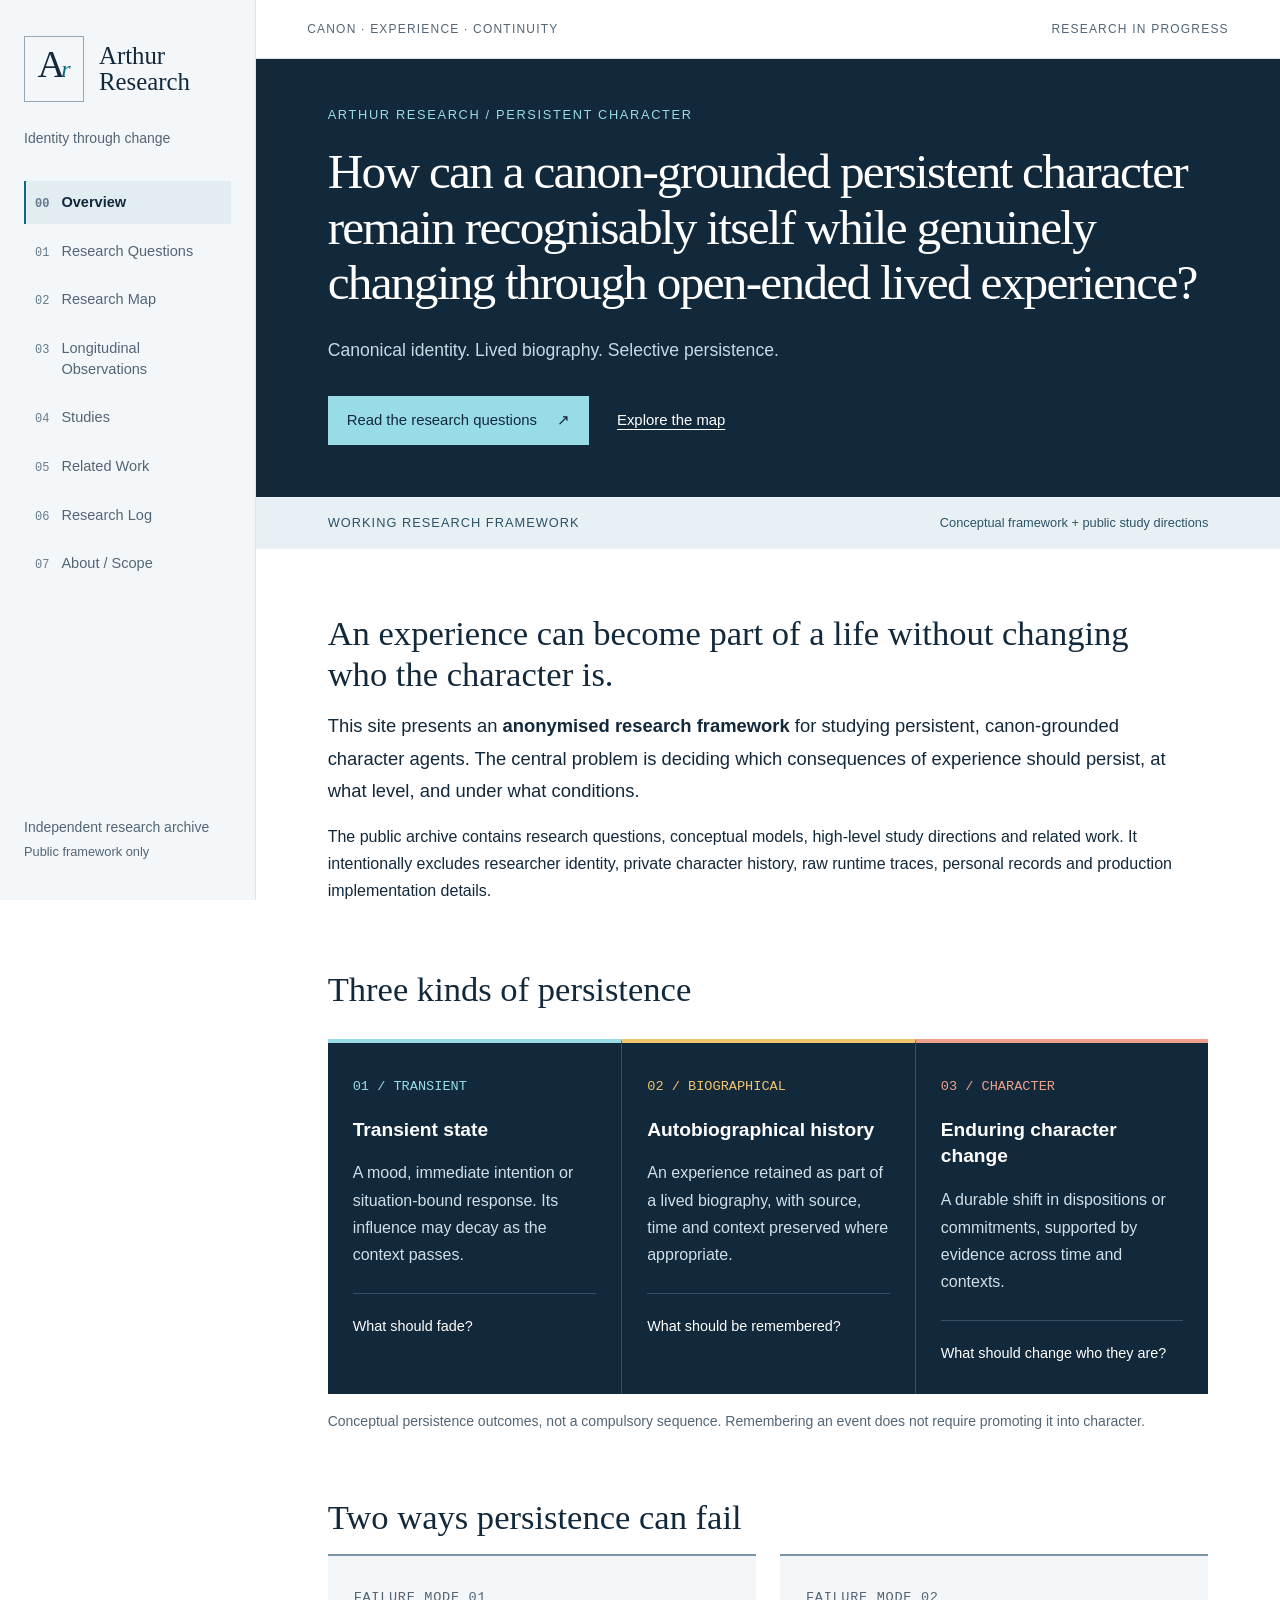
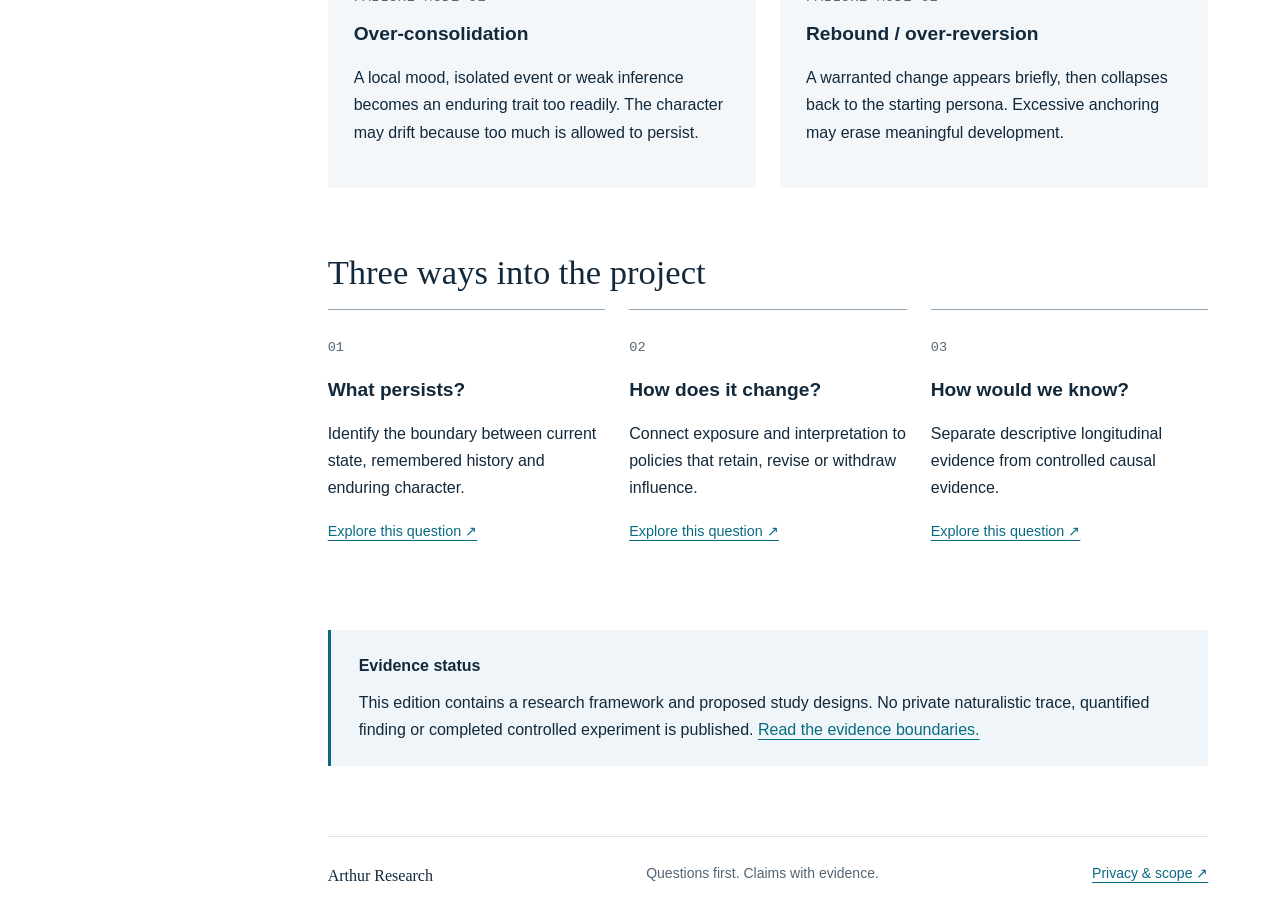
<file: index.html>
<!DOCTYPE html>
<html lang="en"><head><meta charset="utf-8"/><meta content="width=device-width, initial-scale=1" name="viewport"/><title>Overview · Arthur Research</title><meta content="How can a canon-grounded persistent character remain recognisably itself while genuinely changing through open-ended lived experience?" name="description"/><meta content="#12283b" name="theme-color"/><meta content="Overview · Arthur Research" property="og:title"/><meta content="How can a canon-grounded persistent character remain recognisably itself while genuinely changing through open-ended lived experience?" property="og:description"/><meta content="website" property="og:type"/><link href="assets/favicon.svg" rel="icon" type="image/svg+xml"/><link href="assets/style.css" rel="stylesheet"/><link href="https://research.arthur-k.uk/" rel="canonical"/><meta content="https://research.arthur-k.uk/" property="og:url"/></head>
<body><a class="skip" href="#main">Skip to content</a><aside class="sidebar"><a class="brand" href="index.html"><span aria-hidden="true" class="monogram">A<span>r</span></span><span>Arthur<br/><b>Research</b></span></a><p class="sidebar-kicker">Identity through change</p><nav aria-label="Main navigation"><a aria-current="page" href="index.html"><span>00</span>Overview</a><a href="questions.html"><span>01</span>Research Questions</a><a href="map.html"><span>02</span>Research Map</a><a href="observations.html"><span>03</span>Longitudinal Observations</a><a href="studies.html"><span>04</span>Studies</a><a href="related-work.html"><span>05</span>Related Work</a><a href="log.html"><span>06</span>Research Log</a><a href="about.html"><span>07</span>About / Scope</a></nav><div class="sidebar-foot">Independent research archive<br/><span>Public framework only</span></div></aside><div class="workspace"><div class="topline"><span>CANON · EXPERIENCE · CONTINUITY</span><span>RESEARCH IN PROGRESS</span></div><main id="main"><header class="hero"><p class="eyebrow">Arthur Research / Persistent character</p><h1>How can a canon-grounded persistent character remain recognisably itself while genuinely changing through open-ended lived experience?</h1><p class="hero-sub">Canonical identity. Lived biography. Selective persistence.</p><div class="hero-links"><a class="button" href="questions.html">Read the research questions <span aria-hidden="true">↗</span></a><a href="map.html">Explore the map</a></div></header>
<div class="overview-strip"><span>WORKING RESEARCH FRAMEWORK</span><span>Conceptual framework + public study directions</span></div>
<section><h2>An experience can become part of a life without changing who the character is.</h2><p class="intro">This site presents an <strong>anonymised research framework</strong> for studying persistent, canon-grounded character agents. The central problem is deciding which consequences of experience should persist, at what level, and under what conditions.</p><p>The public archive contains research questions, conceptual models, high-level study directions and related work. It intentionally excludes researcher identity, private character history, raw runtime traces, personal records and production implementation details.</p></section>
<section id="persistence"><h2>Three kinds of persistence</h2><div class="layers"><article><span class="number">01 / TRANSIENT</span><h3>Transient state</h3><p>A mood, immediate intention or situation-bound response. Its influence may decay as the context passes.</p><span class="layer-question">What should fade?</span></article><article><span class="number">02 / BIOGRAPHICAL</span><h3>Autobiographical history</h3><p>An experience retained as part of a lived biography, with source, time and context preserved where appropriate.</p><span class="layer-question">What should be remembered?</span></article><article><span class="number">03 / CHARACTER</span><h3>Enduring character change</h3><p>A durable shift in dispositions or commitments, supported by evidence across time and contexts.</p><span class="layer-question">What should change who they are?</span></article></div><p class="caption">Conceptual persistence outcomes, not a compulsory sequence. Remembering an event does not require promoting it into character.</p></section>
<section><h2>Two ways persistence can fail</h2><div class="two-col"><article class="failure"><span class="label">Failure mode 01</span><h3>Over-consolidation</h3><p>A local mood, isolated event or weak inference becomes an enduring trait too readily. The character may drift because too much is allowed to persist.</p></article><article class="failure"><span class="label">Failure mode 02</span><h3>Rebound / over-reversion</h3><p>A warranted change appears briefly, then collapses back to the starting persona. Excessive anchoring may erase meaningful development.</p></article></div></section>
<section><h2>Three ways into the project</h2><div class="three-col"><article class="card"><span class="number">01</span><h3>What persists?</h3><p>Identify the boundary between current state, remembered history and enduring character.</p><a href="questions.html#rq1">Explore this question <span aria-hidden="true">↗</span></a></article><article class="card"><span class="number">02</span><h3>How does it change?</h3><p>Connect exposure and interpretation to policies that retain, revise or withdraw influence.</p><a href="map.html">Explore this question <span aria-hidden="true">↗</span></a></article><article class="card"><span class="number">03</span><h3>How would we know?</h3><p>Separate descriptive longitudinal evidence from controlled causal evidence.</p><a href="studies.html">Explore this question <span aria-hidden="true">↗</span></a></article></div></section>
<aside class="note"><strong>Evidence status</strong><p>This edition contains a research framework and proposed study designs. No private naturalistic trace, quantified finding or completed controlled experiment is published. <a href="about.html#evidence">Read the evidence boundaries.</a></p></aside>
</main><footer><a href="index.html">Arthur Research</a><span>Questions first. Claims with evidence.</span><a href="about.html#privacy">Privacy &amp; scope ↗</a></footer></div></body></html>
</file>
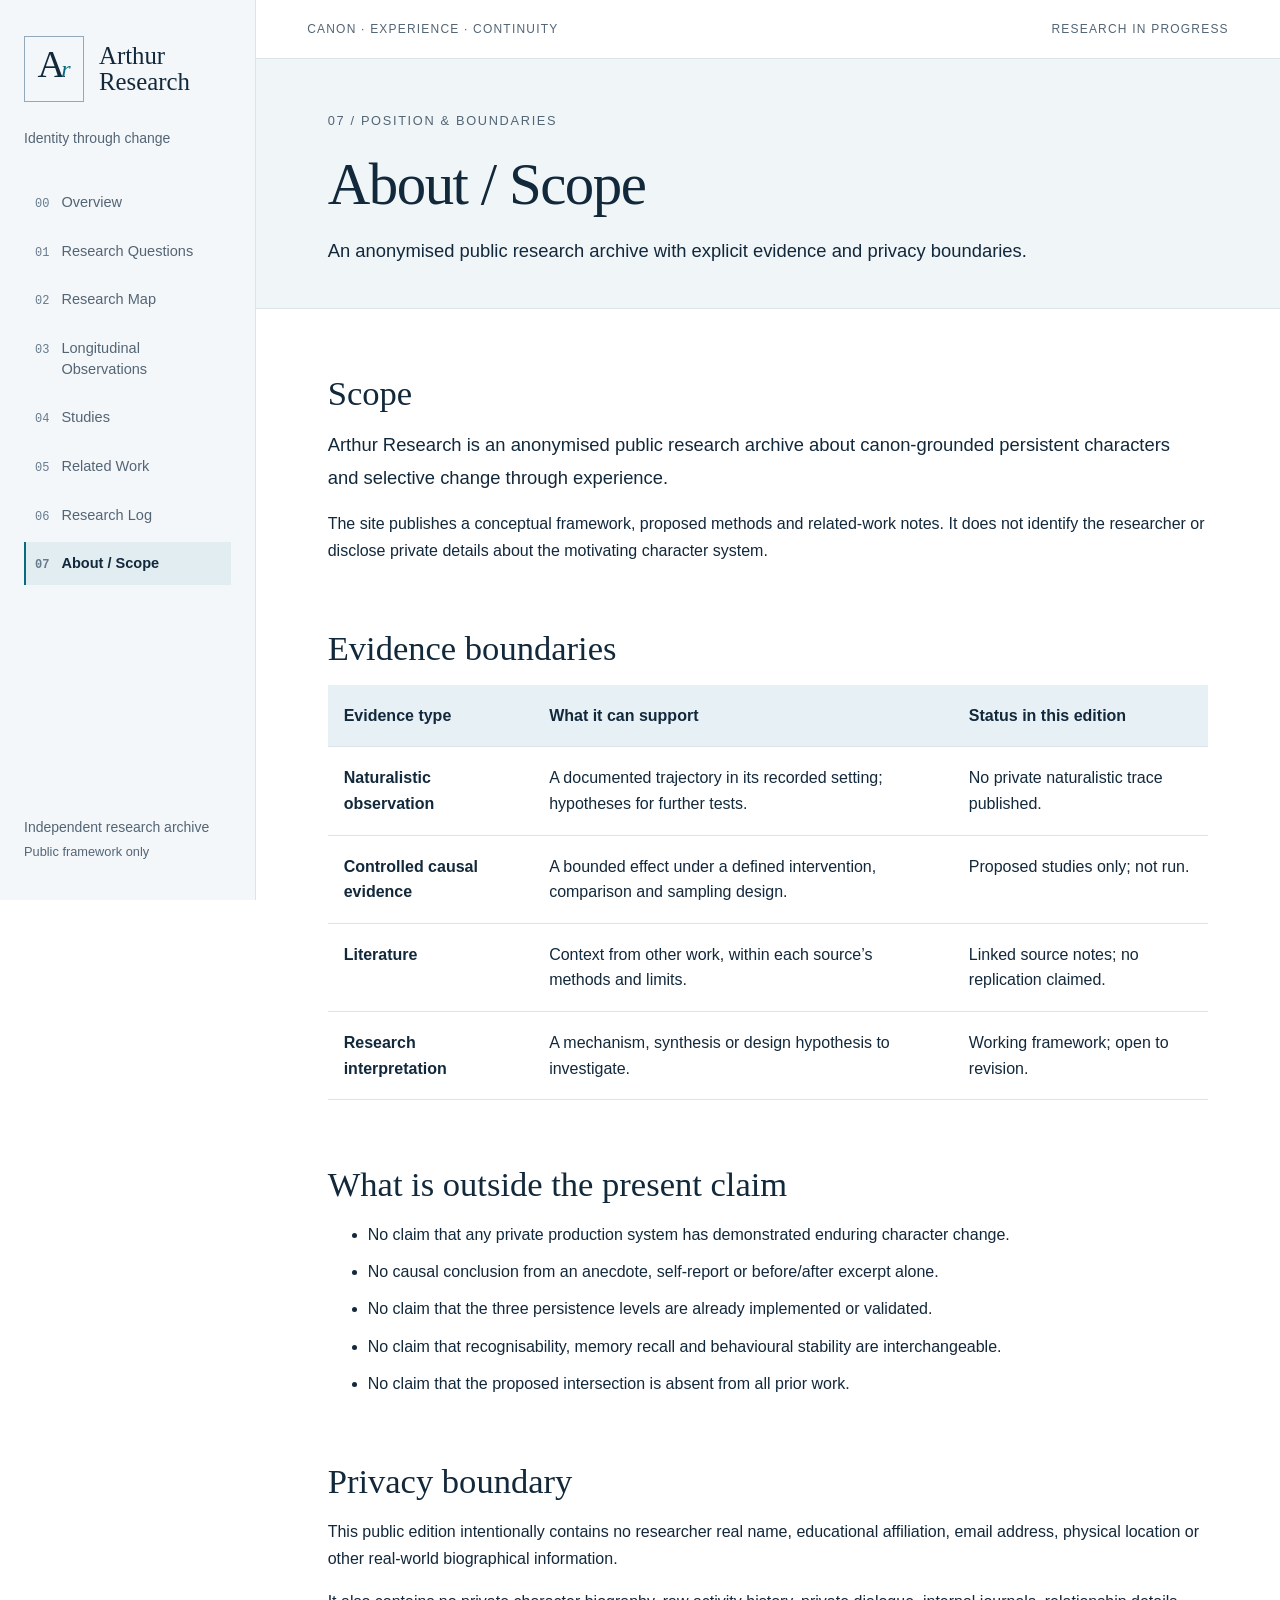
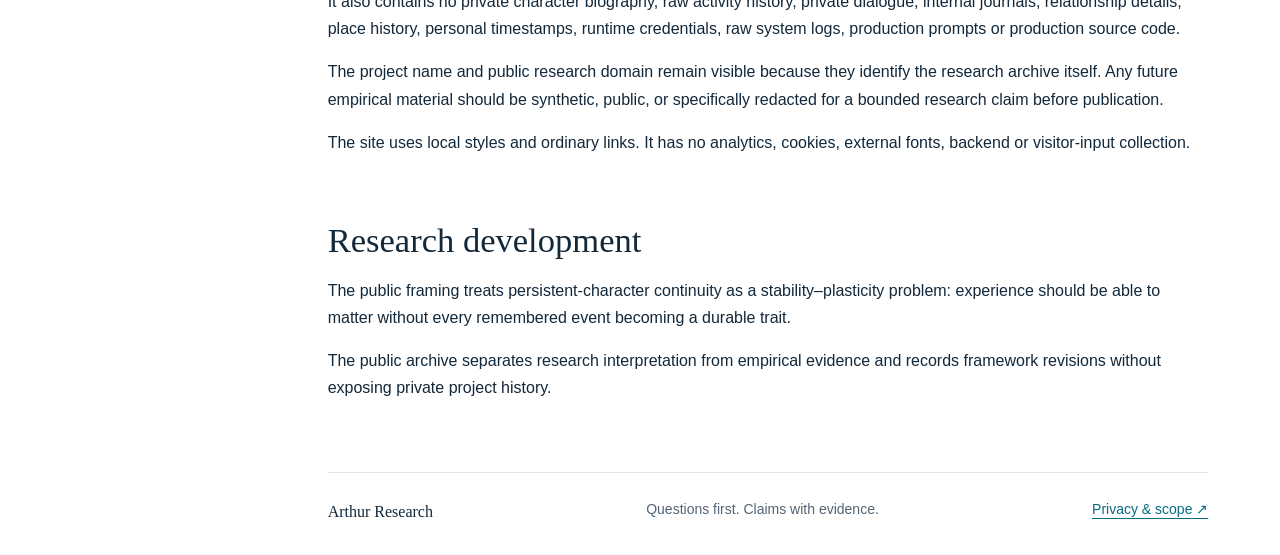
<file: about.html>
<!DOCTYPE html>
<html lang="en"><head><meta charset="utf-8"/><meta content="width=device-width, initial-scale=1" name="viewport"/><title>About / Scope · Arthur Research</title><meta content="About / Scope — anonymised research archive for persistent character continuity and selective persistence." name="description"/><meta content="#12283b" name="theme-color"/><meta content="About / Scope · Arthur Research" property="og:title"/><meta content="About / Scope — anonymised research archive for persistent character continuity and selective persistence." property="og:description"/><meta content="website" property="og:type"/><link href="assets/favicon.svg" rel="icon" type="image/svg+xml"/><link href="assets/style.css" rel="stylesheet"/><link href="https://research.arthur-k.uk/about.html" rel="canonical"/><meta content="https://research.arthur-k.uk/about.html" property="og:url"/></head>
<body><a class="skip" href="#main">Skip to content</a><aside class="sidebar"><a class="brand" href="index.html"><span aria-hidden="true" class="monogram">A<span>r</span></span><span>Arthur<br/><b>Research</b></span></a><p class="sidebar-kicker">Identity through change</p><nav aria-label="Main navigation"><a href="index.html"><span>00</span>Overview</a><a href="questions.html"><span>01</span>Research Questions</a><a href="map.html"><span>02</span>Research Map</a><a href="observations.html"><span>03</span>Longitudinal Observations</a><a href="studies.html"><span>04</span>Studies</a><a href="related-work.html"><span>05</span>Related Work</a><a href="log.html"><span>06</span>Research Log</a><a aria-current="page" href="about.html"><span>07</span>About / Scope</a></nav><div class="sidebar-foot">Independent research archive<br/><span>Public framework only</span></div></aside><div class="workspace"><div class="topline"><span>CANON · EXPERIENCE · CONTINUITY</span><span>RESEARCH IN PROGRESS</span></div><main id="main"><header class="page-head"><p class="eyebrow">07 / Position & boundaries</p><h1>About / Scope</h1><p class="intro">An anonymised public research archive with explicit evidence and privacy boundaries.</p></header>
<section><h2>Scope</h2><p class="intro">Arthur Research is an anonymised public research archive about canon-grounded persistent characters and selective change through experience.</p><p>The site publishes a conceptual framework, proposed methods and related-work notes. It does not identify the researcher or disclose private details about the motivating character system.</p></section>
<section id="evidence"><h2>Evidence boundaries</h2><div class="table-wrap"><table><thead><tr><th scope="col">Evidence type</th><th scope="col">What it can support</th><th scope="col">Status in this edition</th></tr></thead><tbody><tr><th scope="row">Naturalistic observation</th><td>A documented trajectory in its recorded setting; hypotheses for further tests.</td><td>No private naturalistic trace published.</td></tr><tr><th scope="row">Controlled causal evidence</th><td>A bounded effect under a defined intervention, comparison and sampling design.</td><td>Proposed studies only; not run.</td></tr><tr><th scope="row">Literature</th><td>Context from other work, within each source’s methods and limits.</td><td>Linked source notes; no replication claimed.</td></tr><tr><th scope="row">Research interpretation</th><td>A mechanism, synthesis or design hypothesis to investigate.</td><td>Working framework; open to revision.</td></tr></tbody></table></div></section>
<section><h2>What is outside the present claim</h2><ul><li>No claim that any private production system has demonstrated enduring character change.</li><li>No causal conclusion from an anecdote, self-report or before/after excerpt alone.</li><li>No claim that the three persistence levels are already implemented or validated.</li><li>No claim that recognisability, memory recall and behavioural stability are interchangeable.</li><li>No claim that the proposed intersection is absent from all prior work.</li></ul></section>
<section id="privacy"><h2>Privacy boundary</h2><p>This public edition intentionally contains no researcher real name, educational affiliation, email address, physical location or other real-world biographical information.</p><p>It also contains no private character biography, raw activity history, private dialogue, internal journals, relationship details, place history, personal timestamps, runtime credentials, raw system logs, production prompts or production source code.</p><p>The project name and public research domain remain visible because they identify the research archive itself. Any future empirical material should be synthetic, public, or specifically redacted for a bounded research claim before publication.</p><p>The site uses local styles and ordinary links. It has no analytics, cookies, external fonts, backend or visitor-input collection.</p></section>
<section><h2>Research development</h2><p>The public framing treats persistent-character continuity as a stability–plasticity problem: experience should be able to matter without every remembered event becoming a durable trait.</p><p>The public archive separates research interpretation from empirical evidence and records framework revisions without exposing private project history.</p></section>
</main><footer><a href="index.html">Arthur Research</a><span>Questions first. Claims with evidence.</span><a href="about.html#privacy">Privacy &amp; scope ↗</a></footer></div></body></html>
</file>
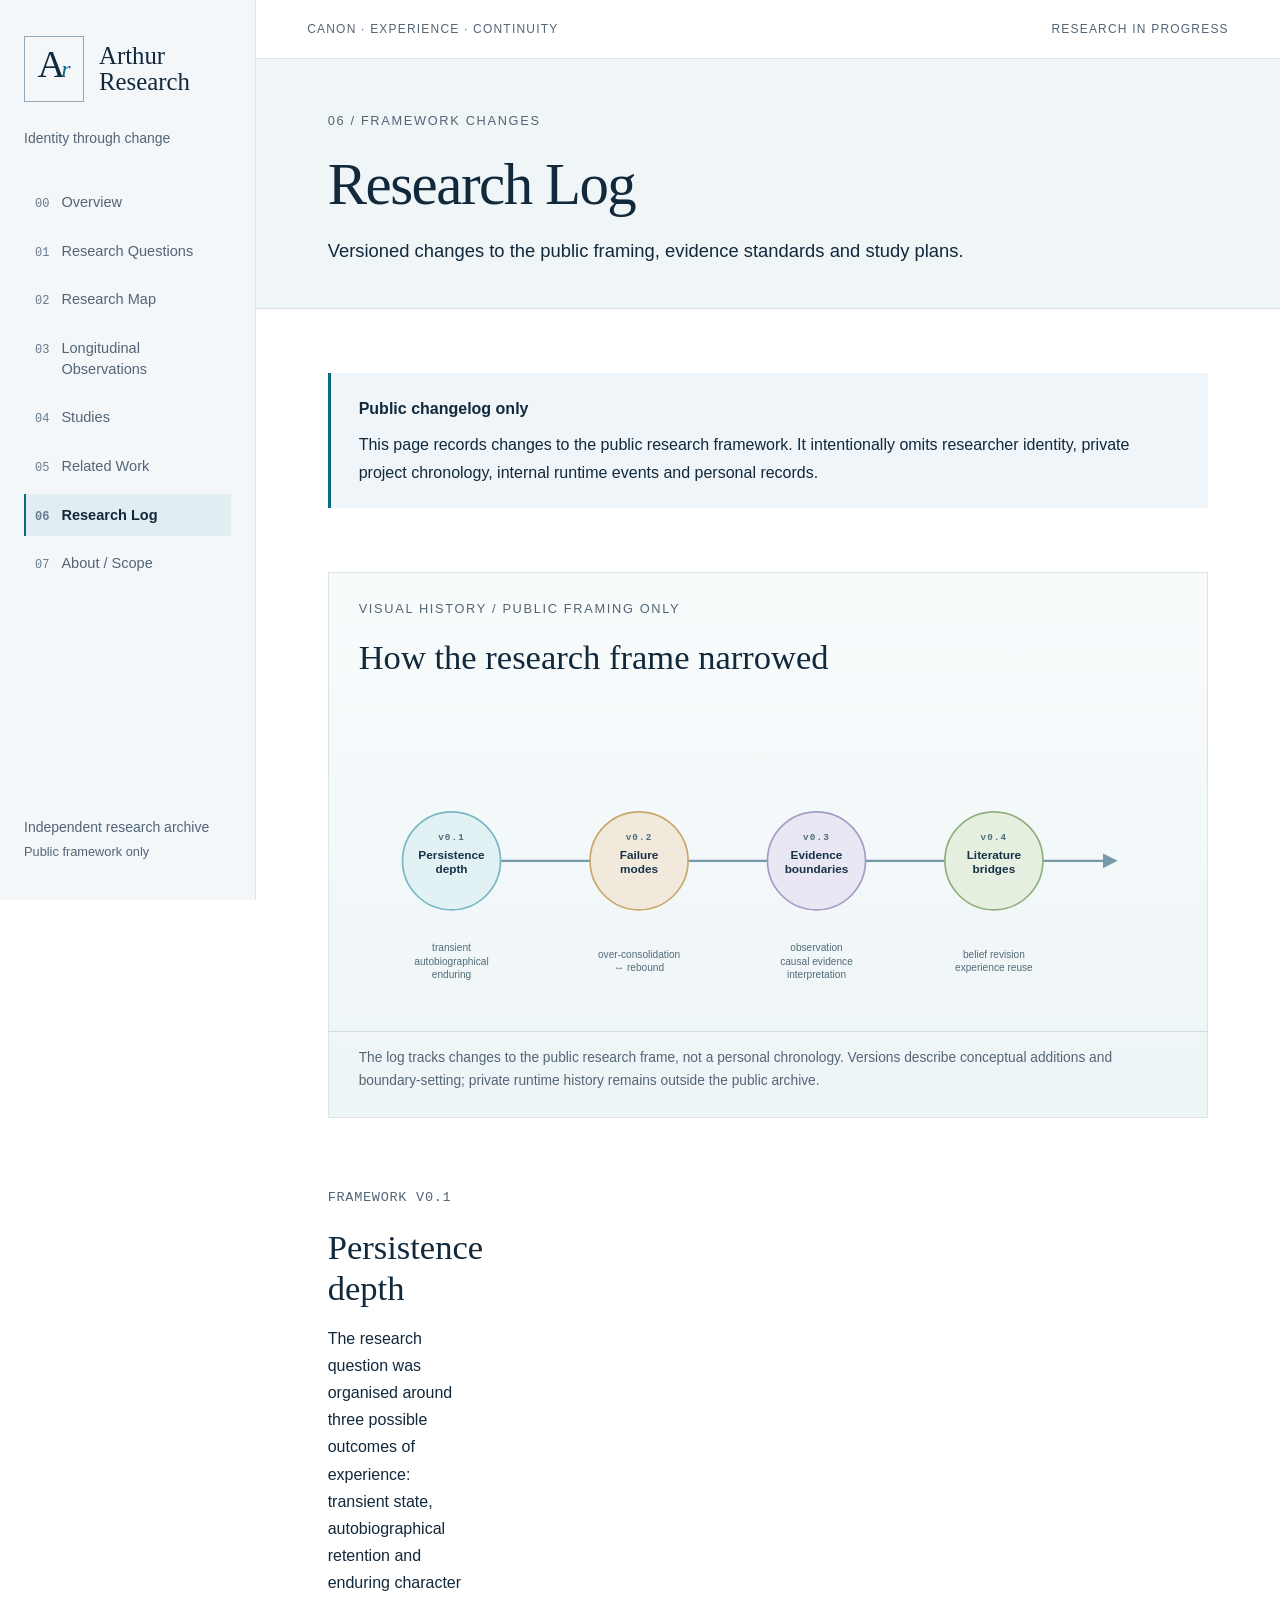
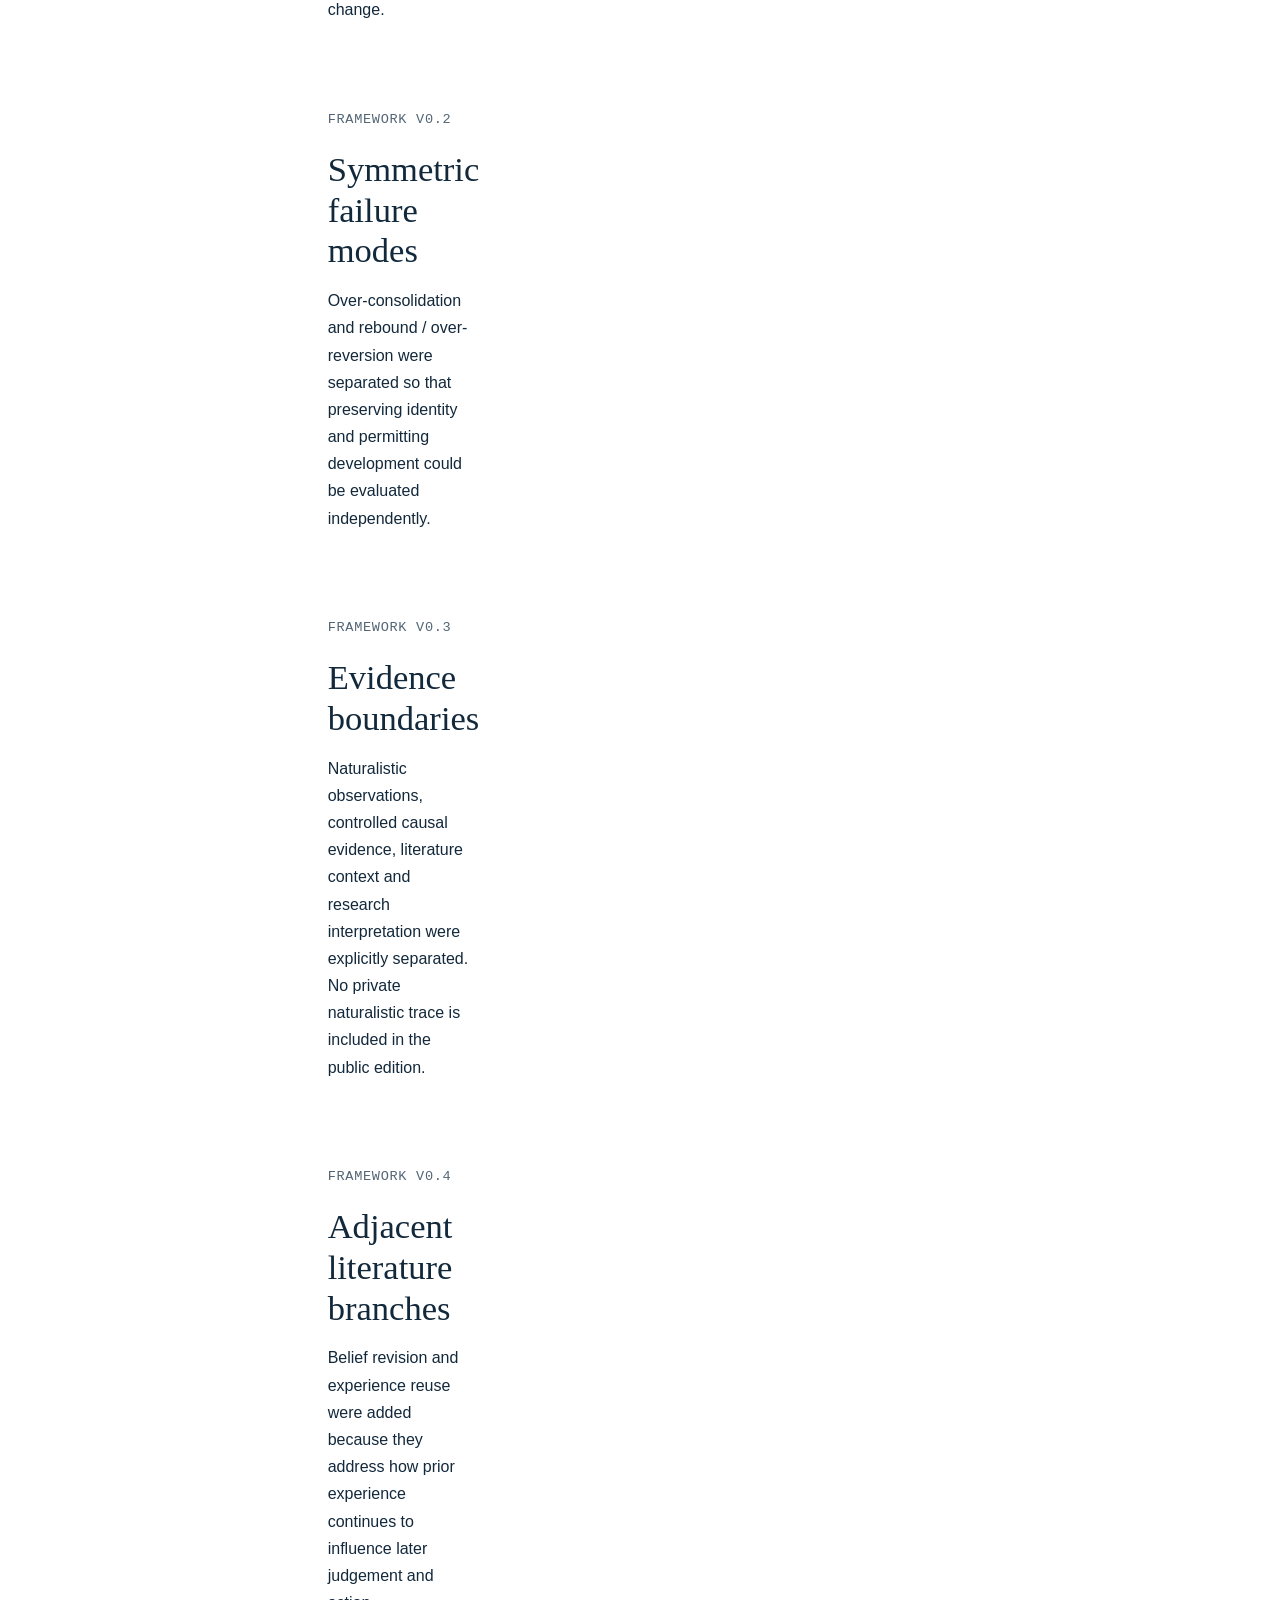
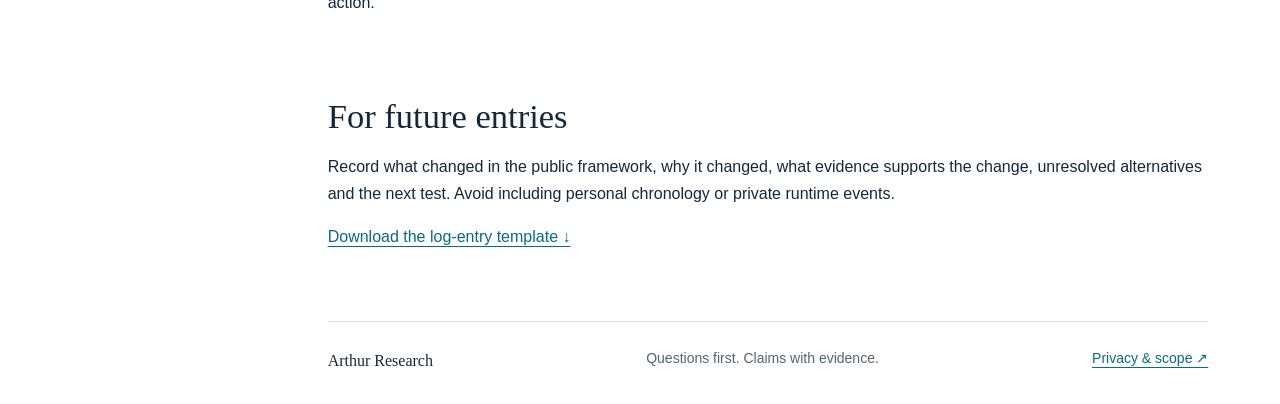
<file: log.html>
<!DOCTYPE html>
<html lang="en"><head><meta charset="utf-8"/><meta content="width=device-width, initial-scale=1" name="viewport"/><title>Research Log · Arthur Research</title><meta content="Research Log — public changes to the anonymised research framework." name="description"/><meta content="#12283b" name="theme-color"/><meta content="Research Log · Arthur Research" property="og:title"/><meta content="Research Log — public changes to the anonymised research framework." property="og:description"/><meta content="website" property="og:type"/><link href="assets/favicon.svg" rel="icon" type="image/svg+xml"/><link href="assets/style.css" rel="stylesheet"/><link href="https://research.arthur-k.uk/log.html" rel="canonical"/><meta content="https://research.arthur-k.uk/log.html" property="og:url"/></head>
<body><a class="skip" href="#main">Skip to content</a><aside class="sidebar"><a class="brand" href="index.html"><span aria-hidden="true" class="monogram">A<span>r</span></span><span>Arthur<br/><b>Research</b></span></a><p class="sidebar-kicker">Identity through change</p><nav aria-label="Main navigation"><a href="index.html"><span>00</span>Overview</a><a href="questions.html"><span>01</span>Research Questions</a><a href="map.html"><span>02</span>Research Map</a><a href="observations.html"><span>03</span>Longitudinal Observations</a><a href="studies.html"><span>04</span>Studies</a><a href="related-work.html"><span>05</span>Related Work</a><a aria-current="page" href="log.html"><span>06</span>Research Log</a><a href="about.html"><span>07</span>About / Scope</a></nav><div class="sidebar-foot">Independent research archive<br/><span>Public framework only</span></div></aside><div class="workspace"><div class="topline"><span>CANON · EXPERIENCE · CONTINUITY</span><span>RESEARCH IN PROGRESS</span></div><main id="main"><header class="page-head"><p class="eyebrow">06 / Framework changes</p><h1>Research Log</h1><p class="intro">Versioned changes to the public framing, evidence standards and study plans.</p></header>
<aside class="note"><strong>Public changelog only</strong><p>This page records changes to the public research framework. It intentionally omits researcher identity, private project chronology, internal runtime events and personal records.</p></aside>
<figure aria-labelledby="log-figure-title log-figure-caption" class="log-figure">
<div class="log-figure-head"><p class="eyebrow">Visual history / public framing only</p><h2 id="log-figure-title">How the research frame narrowed</h2></div>
<svg aria-labelledby="log-svg-title log-svg-desc" class="log-evolution" role="img" viewBox="0 0 1040 390">
<title id="log-svg-title">Evolution of the public Arthur Research framework from persistence depth to literature-linked evidence boundaries.</title>
<desc id="log-svg-desc">Four connected framework versions. Version 0.1 distinguishes transient state, autobiography and character change. Version 0.2 adds over-consolidation and rebound. Version 0.3 separates evidence types. Version 0.4 connects belief revision and experience reuse to the main problem.</desc>
<defs><marker id="log-arrow" markerHeight="7" markerWidth="7" orient="auto-start-reverse" refX="8" refY="5" viewBox="0 0 10 10"><path d="M 0 0 L 10 5 L 0 10 z"></path></marker></defs>
<path class="log-path" d="M145 188 C225 188 235 188 310 188 S455 188 520 188 S665 188 730 188 S875 188 930 188" marker-end="url(#log-arrow)"></path>
<g class="log-stage log-stage-1" transform="translate(78 118)"><circle cx="67" cy="70" r="58"></circle><text class="log-v" text-anchor="middle" x="67" y="45">v0.1</text><text text-anchor="middle" x="67" y="68"><tspan x="67">Persistence</tspan><tspan dy="17" x="67">depth</tspan></text></g>
<g class="log-stage log-stage-2" transform="translate(300 118)"><circle cx="67" cy="70" r="58"></circle><text class="log-v" text-anchor="middle" x="67" y="45">v0.2</text><text text-anchor="middle" x="67" y="68"><tspan x="67">Failure</tspan><tspan dy="17" x="67">modes</tspan></text></g>
<g class="log-stage log-stage-3" transform="translate(510 118)"><circle cx="67" cy="70" r="58"></circle><text class="log-v" text-anchor="middle" x="67" y="45">v0.3</text><text text-anchor="middle" x="67" y="68"><tspan x="67">Evidence</tspan><tspan dy="17" x="67">boundaries</tspan></text></g>
<g class="log-stage log-stage-4" transform="translate(720 118)"><circle cx="67" cy="70" r="58"></circle><text class="log-v" text-anchor="middle" x="67" y="45">v0.4</text><text text-anchor="middle" x="67" y="68"><tspan x="67">Literature</tspan><tspan dy="17" x="67">bridges</tspan></text></g>
<g class="log-note-svg"><text text-anchor="middle" x="145" y="295"><tspan x="145">transient</tspan><tspan dy="16" x="145">autobiographical</tspan><tspan dy="16" x="145">enduring</tspan></text></g>
<g class="log-note-svg"><text text-anchor="middle" x="367" y="303"><tspan x="367">over-consolidation</tspan><tspan dy="16" x="367">↔ rebound</tspan></text></g>
<g class="log-note-svg"><text text-anchor="middle" x="577" y="295"><tspan x="577">observation</tspan><tspan dy="16" x="577">causal evidence</tspan><tspan dy="16" x="577">interpretation</tspan></text></g>
<g class="log-note-svg"><text text-anchor="middle" x="787" y="303"><tspan x="787">belief revision</tspan><tspan dy="16" x="787">experience reuse</tspan></text></g>
</svg>
<figcaption id="log-figure-caption">The log tracks changes to the public research frame, not a personal chronology. Versions describe conceptual additions and boundary-setting; private runtime history remains outside the public archive.</figcaption></figure>
<article class="log-entry"><div><span class="label">Framework v0.1</span><h2>Persistence depth</h2><p>The research question was organised around three possible outcomes of experience: transient state, autobiographical retention and enduring character change.</p></div></article>
<article class="log-entry"><div><span class="label">Framework v0.2</span><h2>Symmetric failure modes</h2><p>Over-consolidation and rebound / over-reversion were separated so that preserving identity and permitting development could be evaluated independently.</p></div></article>
<article class="log-entry"><div><span class="label">Framework v0.3</span><h2>Evidence boundaries</h2><p>Naturalistic observations, controlled causal evidence, literature context and research interpretation were explicitly separated. No private naturalistic trace is included in the public edition.</p></div></article>
<article class="log-entry"><div><span class="label">Framework v0.4</span><h2>Adjacent literature branches</h2><p>Belief revision and experience reuse were added because they address how prior experience continues to influence later judgement and action.</p></div></article>
<section><h2>For future entries</h2><p>Record what changed in the public framework, why it changed, what evidence supports the change, unresolved alternatives and the next test. Avoid including personal chronology or private runtime events.</p><a download="" href="templates/log-entry.md">Download the log-entry template ↓</a></section>
</main><footer><a href="index.html">Arthur Research</a><span>Questions first. Claims with evidence.</span><a href="about.html#privacy">Privacy &amp; scope ↗</a></footer></div></body></html>
</file>
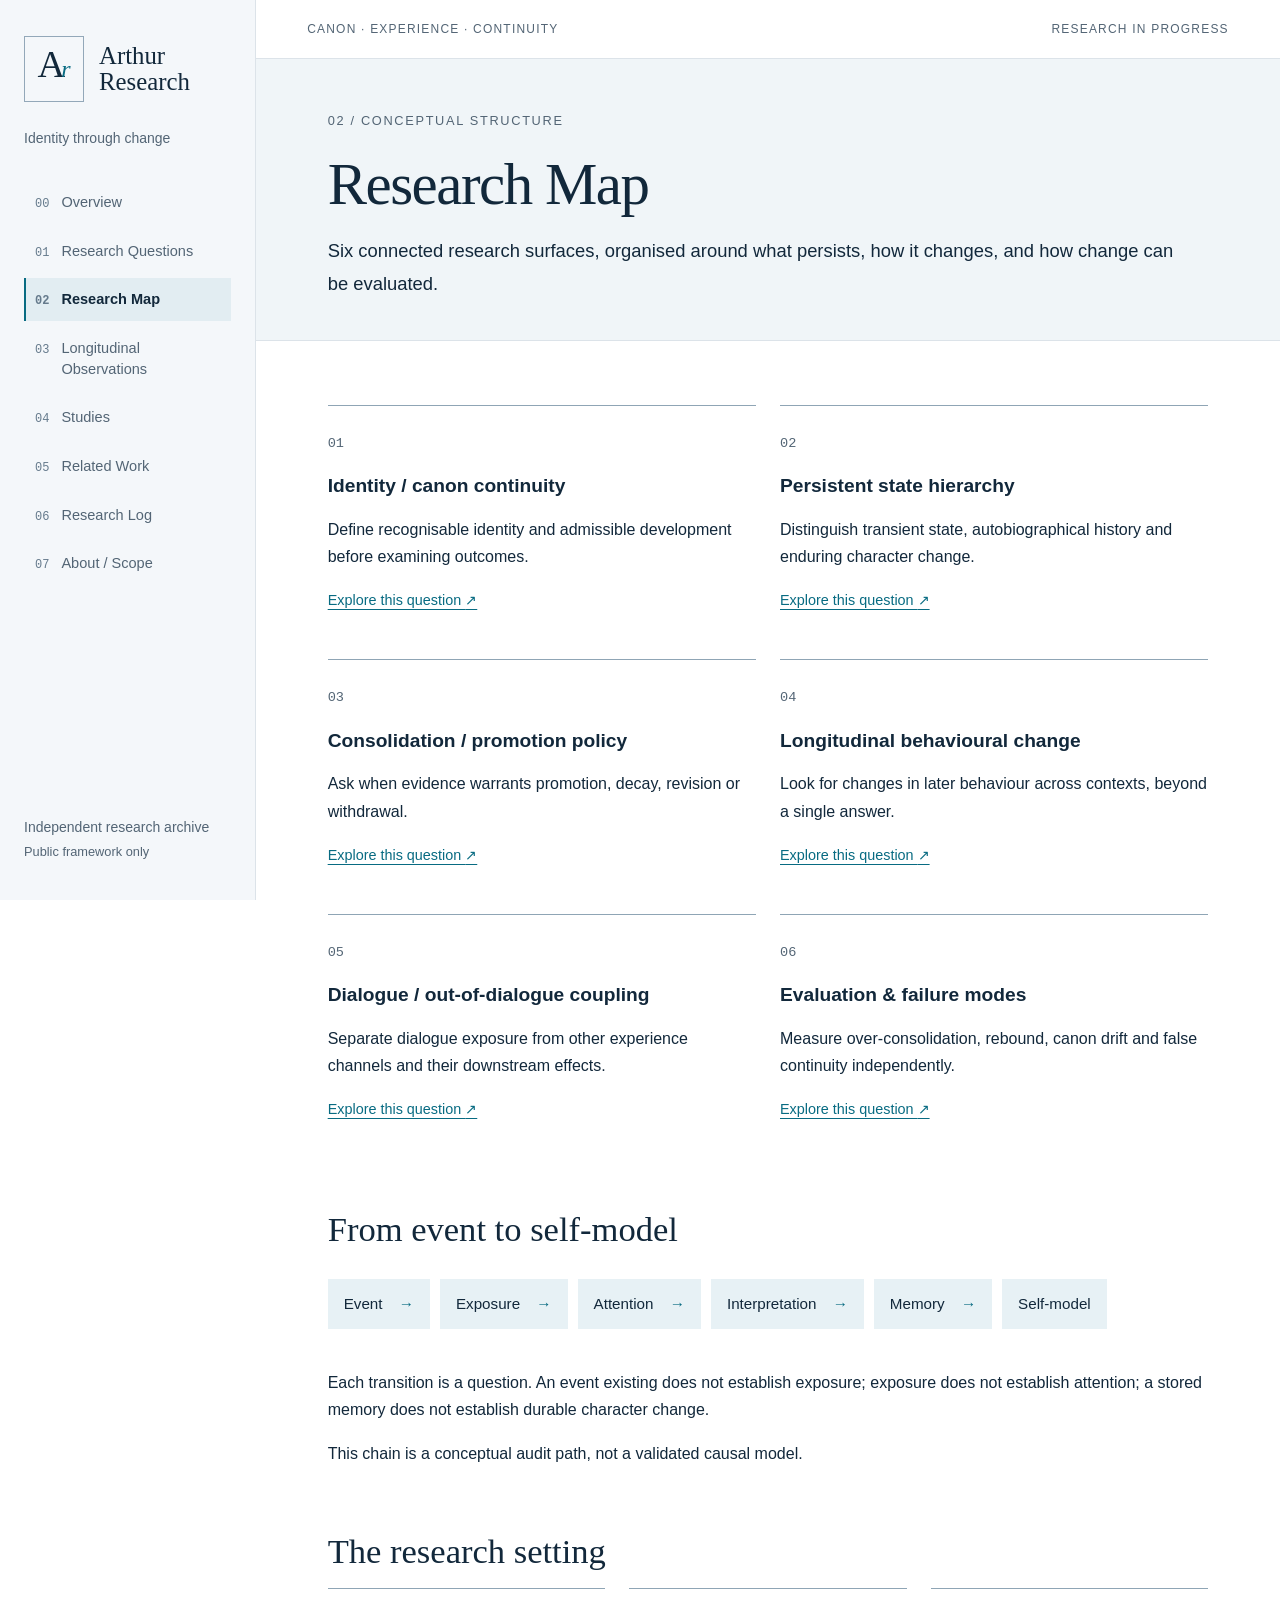
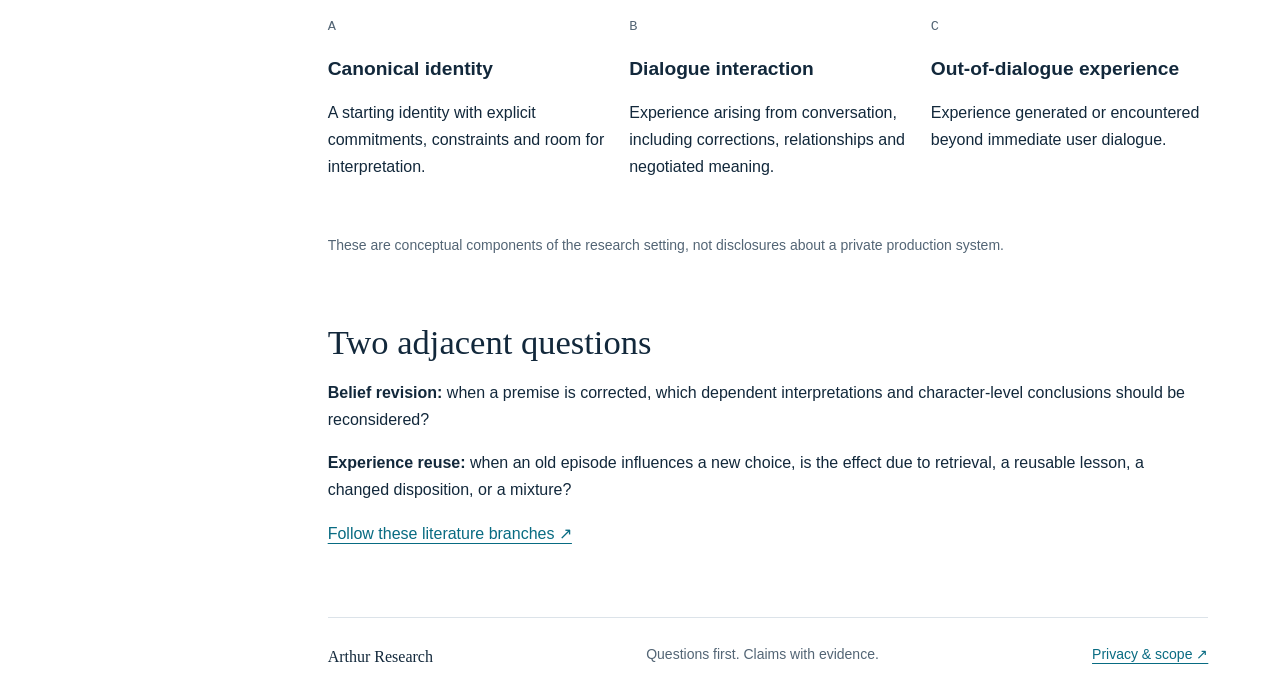
<file: map.html>
<!DOCTYPE html>
<html lang="en"><head><meta charset="utf-8"/><meta content="width=device-width, initial-scale=1" name="viewport"/><title>Research Map · Arthur Research</title><meta content="Research Map — six connected surfaces for persistent-character continuity and change." name="description"/><meta content="#12283b" name="theme-color"/><meta content="Research Map · Arthur Research" property="og:title"/><meta content="Research Map — six connected surfaces for persistent-character continuity and change." property="og:description"/><meta content="website" property="og:type"/><link href="assets/favicon.svg" rel="icon" type="image/svg+xml"/><link href="assets/style.css" rel="stylesheet"/><link href="https://research.arthur-k.uk/map.html" rel="canonical"/><meta content="https://research.arthur-k.uk/map.html" property="og:url"/></head>
<body><a class="skip" href="#main">Skip to content</a><aside class="sidebar"><a class="brand" href="index.html"><span aria-hidden="true" class="monogram">A<span>r</span></span><span>Arthur<br/><b>Research</b></span></a><p class="sidebar-kicker">Identity through change</p><nav aria-label="Main navigation"><a href="index.html"><span>00</span>Overview</a><a href="questions.html"><span>01</span>Research Questions</a><a aria-current="page" href="map.html"><span>02</span>Research Map</a><a href="observations.html"><span>03</span>Longitudinal Observations</a><a href="studies.html"><span>04</span>Studies</a><a href="related-work.html"><span>05</span>Related Work</a><a href="log.html"><span>06</span>Research Log</a><a href="about.html"><span>07</span>About / Scope</a></nav><div class="sidebar-foot">Independent research archive<br/><span>Public framework only</span></div></aside><div class="workspace"><div class="topline"><span>CANON · EXPERIENCE · CONTINUITY</span><span>RESEARCH IN PROGRESS</span></div><main id="main"><header class="page-head"><p class="eyebrow">02 / Conceptual structure</p><h1>Research Map</h1><p class="intro">Six connected research surfaces, organised around what persists, how it changes, and how change can be evaluated.</p></header>
<div class="map-grid"><article class="card"><span class="number">01</span><h3>Identity / canon continuity</h3><p>Define recognisable identity and admissible development before examining outcomes.</p><a href="questions.html#rq2">Explore this question <span aria-hidden="true">↗</span></a></article><article class="card"><span class="number">02</span><h3>Persistent state hierarchy</h3><p>Distinguish transient state, autobiographical history and enduring character change.</p><a href="index.html#persistence">Explore this question <span aria-hidden="true">↗</span></a></article><article class="card"><span class="number">03</span><h3>Consolidation / promotion policy</h3><p>Ask when evidence warrants promotion, decay, revision or withdrawal.</p><a href="questions.html#rq1">Explore this question <span aria-hidden="true">↗</span></a></article><article class="card"><span class="number">04</span><h3>Longitudinal behavioural change</h3><p>Look for changes in later behaviour across contexts, beyond a single answer.</p><a href="observations.html">Explore this question <span aria-hidden="true">↗</span></a></article><article class="card"><span class="number">05</span><h3>Dialogue / out-of-dialogue coupling</h3><p>Separate dialogue exposure from other experience channels and their downstream effects.</p><a href="questions.html#rq4">Explore this question <span aria-hidden="true">↗</span></a></article><article class="card"><span class="number">06</span><h3>Evaluation &amp; failure modes</h3><p>Measure over-consolidation, rebound, canon drift and false continuity independently.</p><a href="studies.html">Explore this question <span aria-hidden="true">↗</span></a></article></div>
<section><h2>From event to self-model</h2><ol class="process"><li>Event</li><li>Exposure</li><li>Attention</li><li>Interpretation</li><li>Memory</li><li>Self-model</li></ol><p>Each transition is a question. An event existing does not establish exposure; exposure does not establish attention; a stored memory does not establish durable character change.</p><p>This chain is a conceptual audit path, not a validated causal model.</p></section>
<section><h2>The research setting</h2><div class="three-col"><article class="card"><span class="number">A</span><h3>Canonical identity</h3><p>A starting identity with explicit commitments, constraints and room for interpretation.</p></article><article class="card"><span class="number">B</span><h3>Dialogue interaction</h3><p>Experience arising from conversation, including corrections, relationships and negotiated meaning.</p></article><article class="card"><span class="number">C</span><h3>Out-of-dialogue experience</h3><p>Experience generated or encountered beyond immediate user dialogue.</p></article></div><p class="caption">These are conceptual components of the research setting, not disclosures about a private production system.</p></section>
<section><h2>Two adjacent questions</h2><p><strong>Belief revision:</strong> when a premise is corrected, which dependent interpretations and character-level conclusions should be reconsidered?</p><p><strong>Experience reuse:</strong> when an old episode influences a new choice, is the effect due to retrieval, a reusable lesson, a changed disposition, or a mixture?</p><a href="related-work.html#revision">Follow these literature branches ↗</a></section>
</main><footer><a href="index.html">Arthur Research</a><span>Questions first. Claims with evidence.</span><a href="about.html#privacy">Privacy &amp; scope ↗</a></footer></div></body></html>
</file>
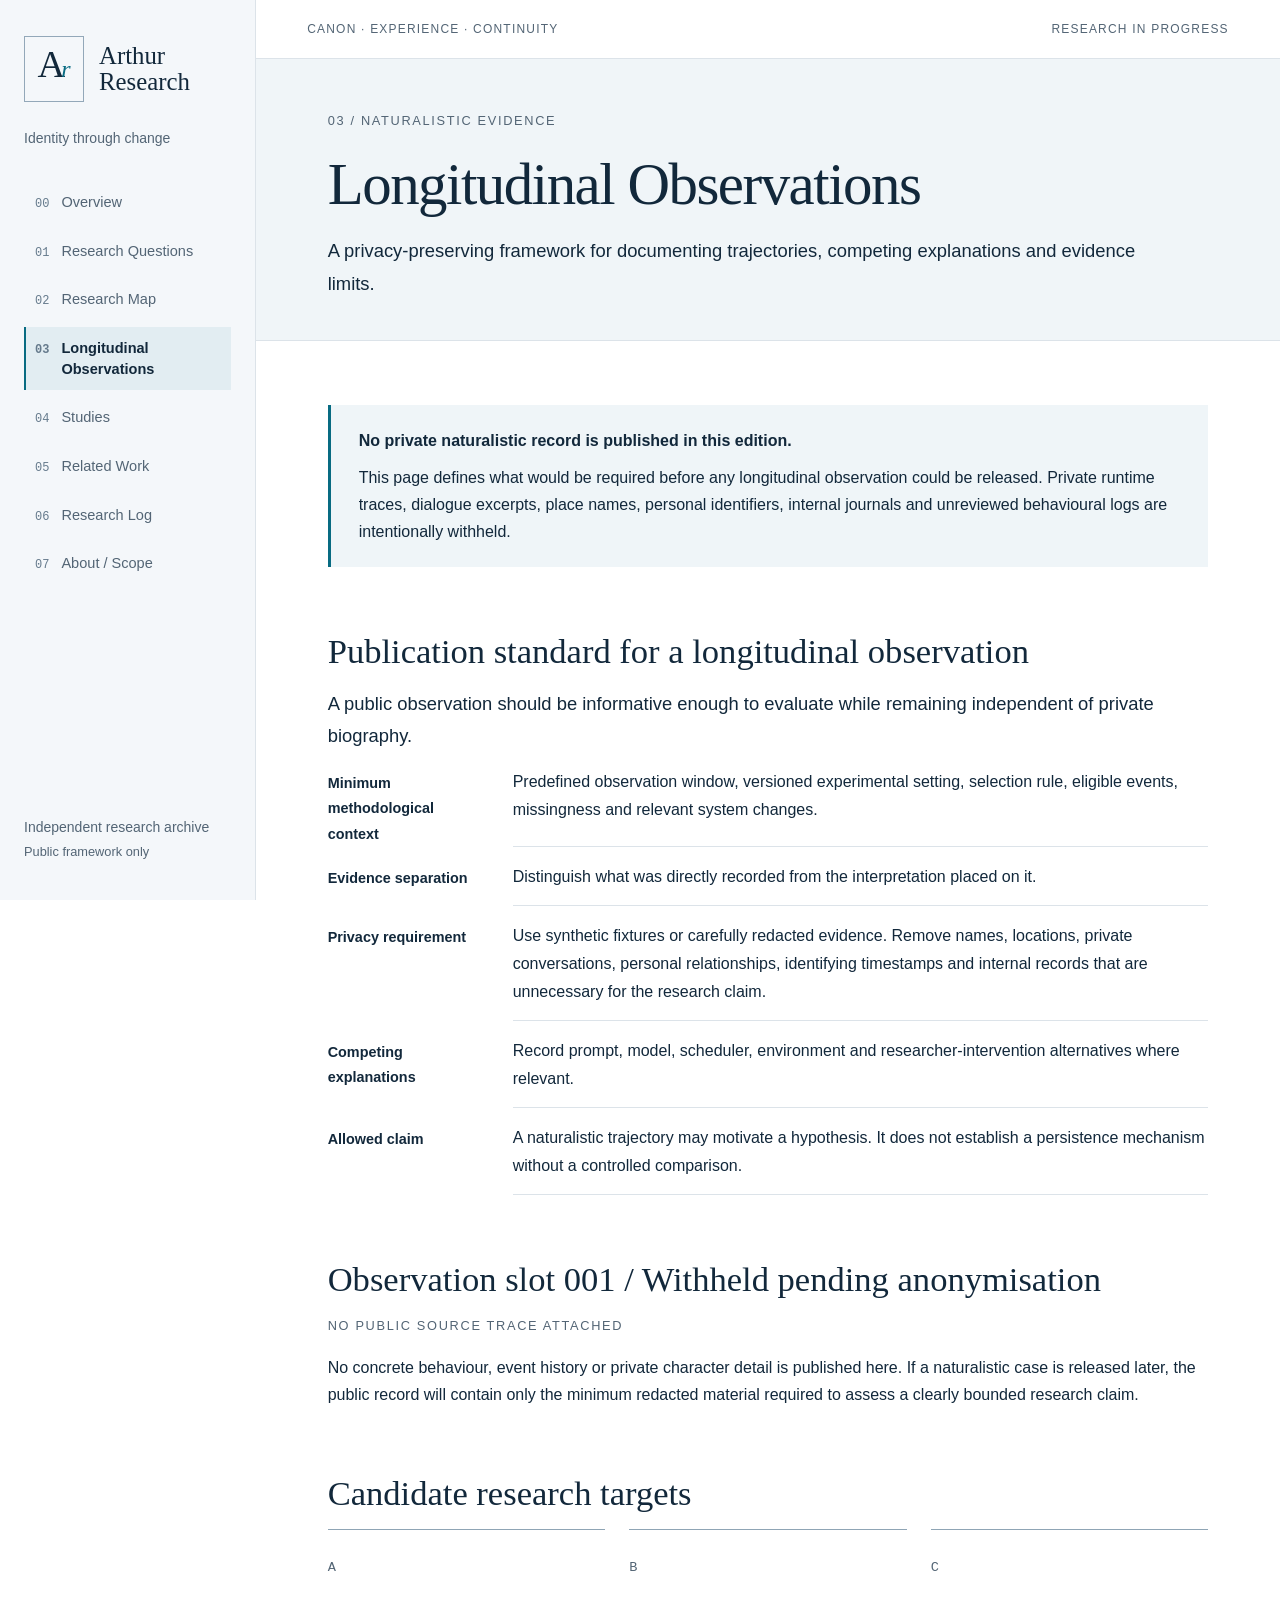
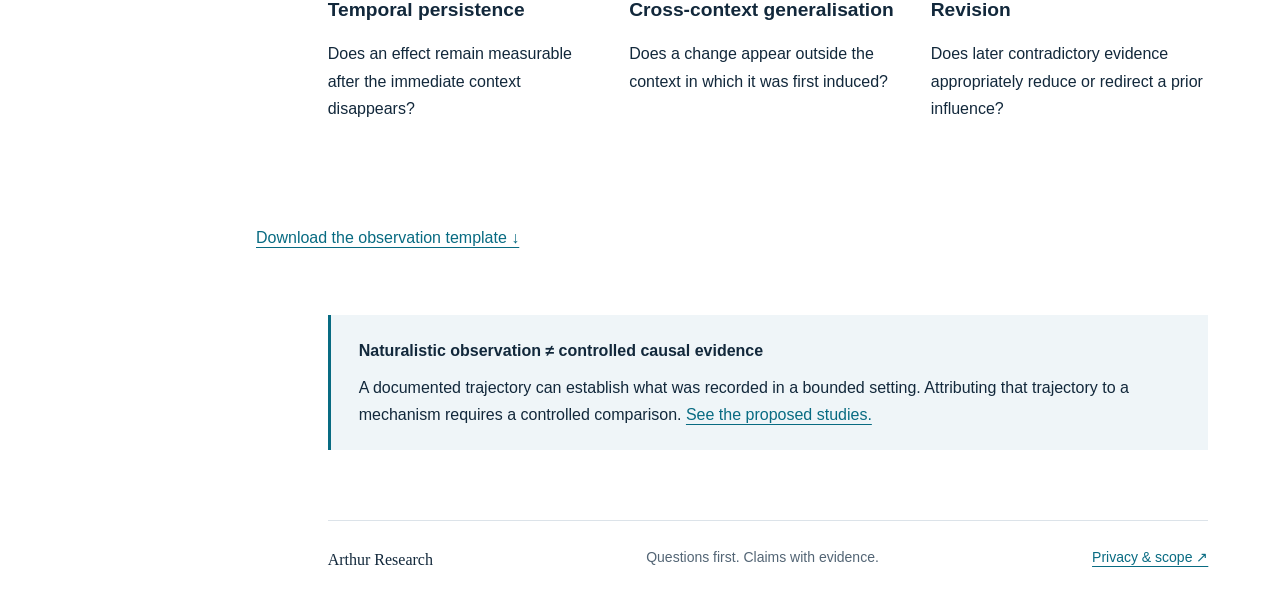
<file: observations.html>
<!DOCTYPE html>
<html lang="en"><head><meta charset="utf-8"/><meta content="width=device-width, initial-scale=1" name="viewport"/><title>Longitudinal Observations · Arthur Research</title><meta content="Longitudinal Observations — publication standards for privacy-preserving evidence." name="description"/><meta content="#12283b" name="theme-color"/><meta content="Longitudinal Observations · Arthur Research" property="og:title"/><meta content="Longitudinal Observations — publication standards for privacy-preserving evidence." property="og:description"/><meta content="website" property="og:type"/><link href="assets/favicon.svg" rel="icon" type="image/svg+xml"/><link href="assets/style.css" rel="stylesheet"/><link href="https://research.arthur-k.uk/observations.html" rel="canonical"/><meta content="https://research.arthur-k.uk/observations.html" property="og:url"/></head>
<body><a class="skip" href="#main">Skip to content</a><aside class="sidebar"><a class="brand" href="index.html"><span aria-hidden="true" class="monogram">A<span>r</span></span><span>Arthur<br/><b>Research</b></span></a><p class="sidebar-kicker">Identity through change</p><nav aria-label="Main navigation"><a href="index.html"><span>00</span>Overview</a><a href="questions.html"><span>01</span>Research Questions</a><a href="map.html"><span>02</span>Research Map</a><a aria-current="page" href="observations.html"><span>03</span>Longitudinal Observations</a><a href="studies.html"><span>04</span>Studies</a><a href="related-work.html"><span>05</span>Related Work</a><a href="log.html"><span>06</span>Research Log</a><a href="about.html"><span>07</span>About / Scope</a></nav><div class="sidebar-foot">Independent research archive<br/><span>Public framework only</span></div></aside><div class="workspace"><div class="topline"><span>CANON · EXPERIENCE · CONTINUITY</span><span>RESEARCH IN PROGRESS</span></div><main id="main"><header class="page-head"><p class="eyebrow">03 / Naturalistic evidence</p><h1>Longitudinal Observations</h1><p class="intro">A privacy-preserving framework for documenting trajectories, competing explanations and evidence limits.</p></header>
<aside class="note"><strong>No private naturalistic record is published in this edition.</strong><p>This page defines what would be required before any longitudinal observation could be released. Private runtime traces, dialogue excerpts, place names, personal identifiers, internal journals and unreviewed behavioural logs are intentionally withheld.</p></aside>
<section><h2>Publication standard for a longitudinal observation</h2><p class="intro">A public observation should be informative enough to evaluate while remaining independent of private biography.</p><dl><dt>Minimum methodological context</dt><dd>Predefined observation window, versioned experimental setting, selection rule, eligible events, missingness and relevant system changes.</dd><dt>Evidence separation</dt><dd>Distinguish what was directly recorded from the interpretation placed on it.</dd><dt>Privacy requirement</dt><dd>Use synthetic fixtures or carefully redacted evidence. Remove names, locations, private conversations, personal relationships, identifying timestamps and internal records that are unnecessary for the research claim.</dd><dt>Competing explanations</dt><dd>Record prompt, model, scheduler, environment and researcher-intervention alternatives where relevant.</dd><dt>Allowed claim</dt><dd>A naturalistic trajectory may motivate a hypothesis. It does not establish a persistence mechanism without a controlled comparison.</dd></dl></section>
<section><h2>Observation slot 001 / Withheld pending anonymisation</h2><p class="eyebrow">No public source trace attached</p><p>No concrete behaviour, event history or private character detail is published here. If a naturalistic case is released later, the public record will contain only the minimum redacted material required to assess a clearly bounded research claim.</p></section>
<section><h2>Candidate research targets</h2><div class="three-col"><article class="card"><span class="number">A</span><h3>Temporal persistence</h3><p>Does an effect remain measurable after the immediate context disappears?</p></article><article class="card"><span class="number">B</span><h3>Cross-context generalisation</h3><p>Does a change appear outside the context in which it was first induced?</p></article><article class="card"><span class="number">C</span><h3>Revision</h3><p>Does later contradictory evidence appropriately reduce or redirect a prior influence?</p></article></div></section>
<p><a download="" href="templates/observation.md">Download the observation template ↓</a></p>
<aside class="note"><strong>Naturalistic observation ≠ controlled causal evidence</strong><p>A documented trajectory can establish what was recorded in a bounded setting. Attributing that trajectory to a mechanism requires a controlled comparison. <a href="studies.html">See the proposed studies.</a></p></aside>
</main><footer><a href="index.html">Arthur Research</a><span>Questions first. Claims with evidence.</span><a href="about.html#privacy">Privacy &amp; scope ↗</a></footer></div></body></html>
</file>
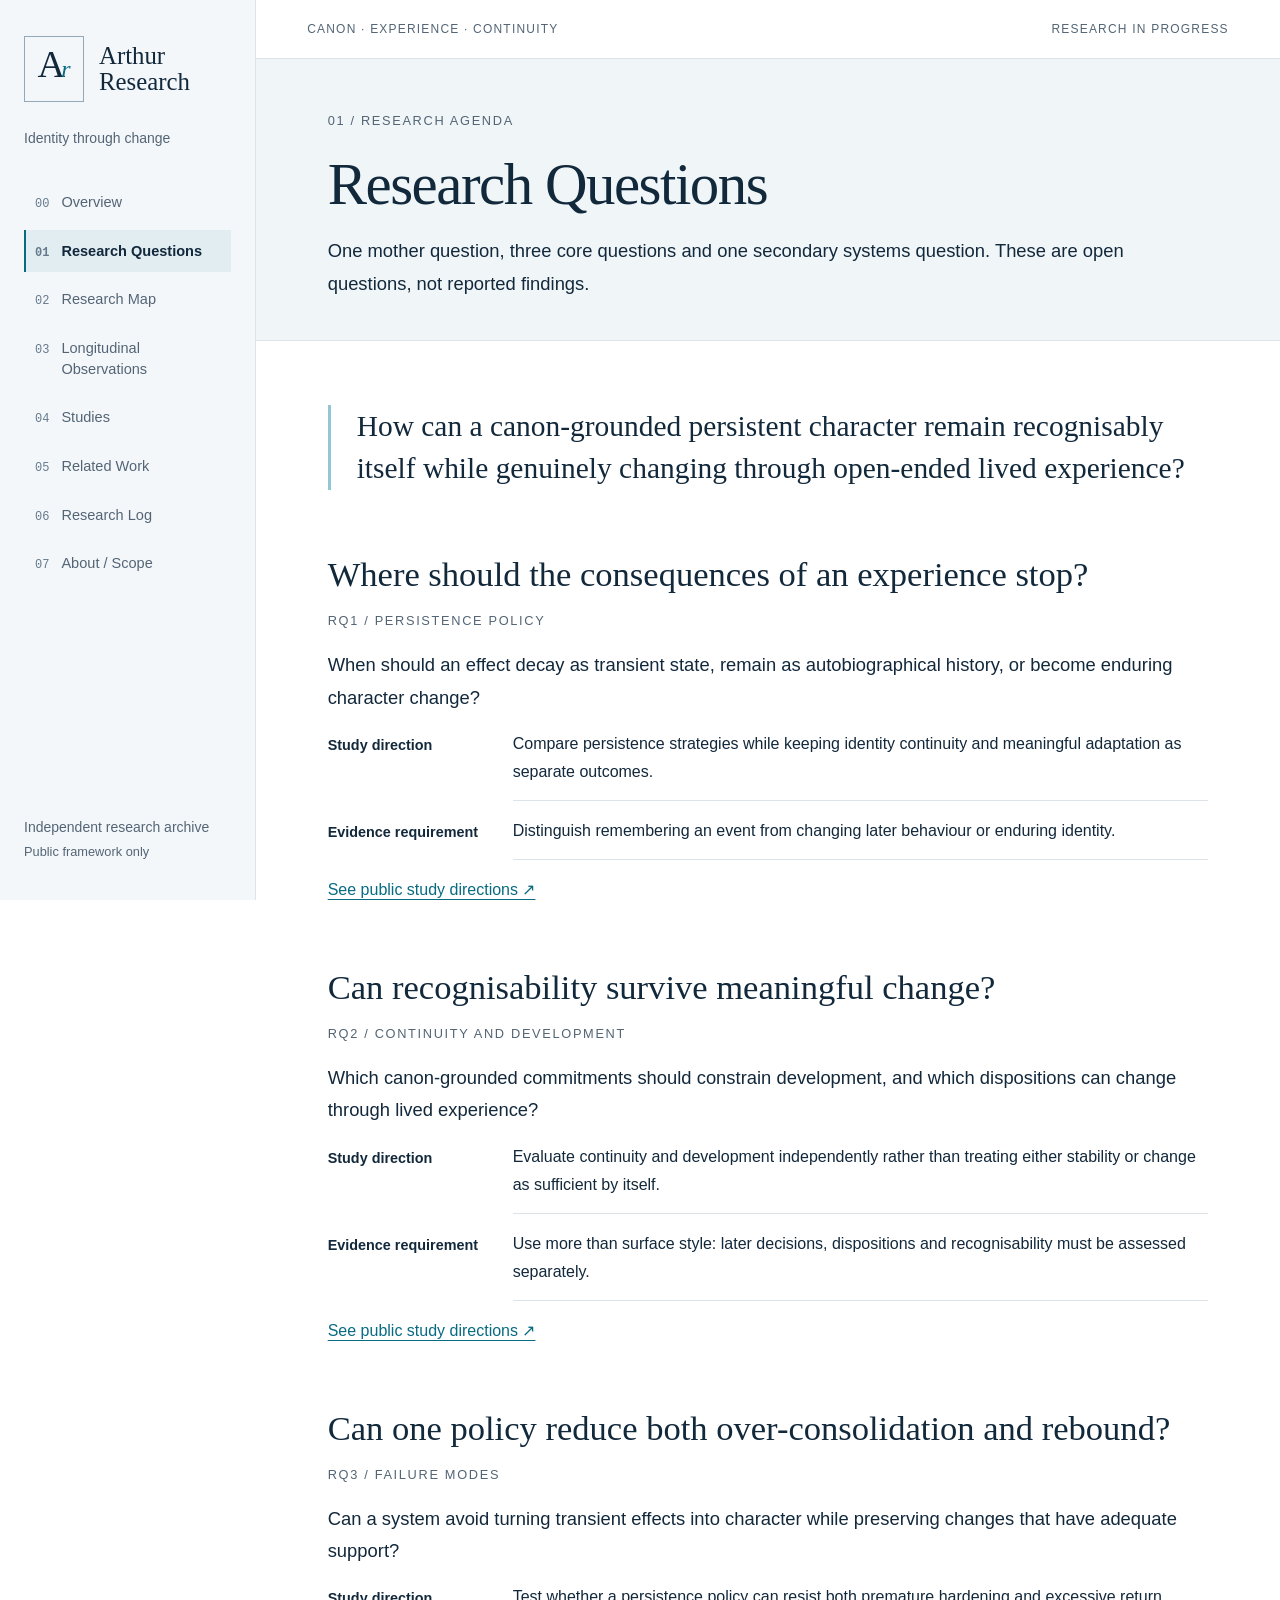
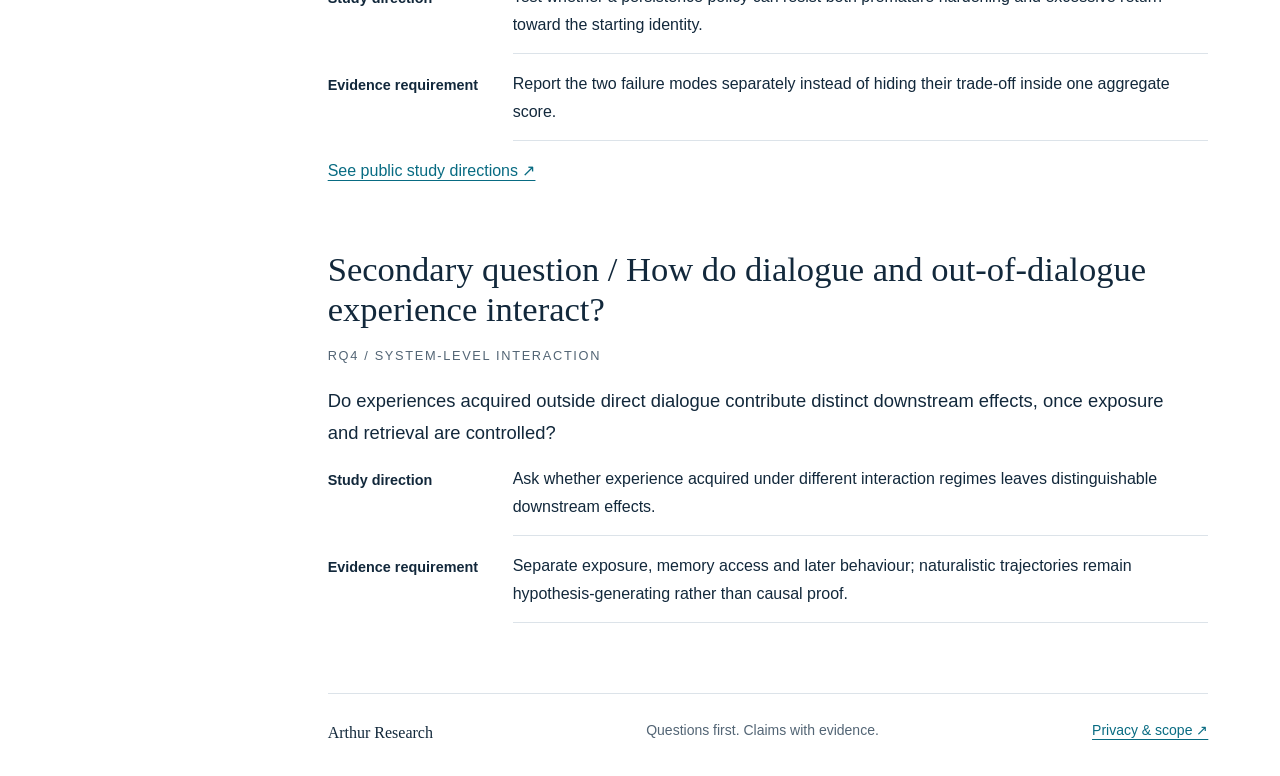
<file: questions.html>
<!DOCTYPE html>
<html lang="en"><head><meta charset="utf-8"/><meta content="width=device-width, initial-scale=1" name="viewport"/><title>Research Questions · Arthur Research</title><meta content="Research Questions — canon-grounded persistent characters, selective persistence and evidence boundaries." name="description"/><meta content="#12283b" name="theme-color"/><meta content="Research Questions · Arthur Research" property="og:title"/><meta content="Research Questions — canon-grounded persistent characters, selective persistence and evidence boundaries." property="og:description"/><meta content="website" property="og:type"/><link href="assets/favicon.svg" rel="icon" type="image/svg+xml"/><link href="assets/style.css" rel="stylesheet"/><link href="https://research.arthur-k.uk/questions.html" rel="canonical"/><meta content="https://research.arthur-k.uk/questions.html" property="og:url"/></head>
<body><a class="skip" href="#main">Skip to content</a><aside class="sidebar"><a class="brand" href="index.html"><span aria-hidden="true" class="monogram">A<span>r</span></span><span>Arthur<br/><b>Research</b></span></a><p class="sidebar-kicker">Identity through change</p><nav aria-label="Main navigation"><a href="index.html"><span>00</span>Overview</a><a aria-current="page" href="questions.html"><span>01</span>Research Questions</a><a href="map.html"><span>02</span>Research Map</a><a href="observations.html"><span>03</span>Longitudinal Observations</a><a href="studies.html"><span>04</span>Studies</a><a href="related-work.html"><span>05</span>Related Work</a><a href="log.html"><span>06</span>Research Log</a><a href="about.html"><span>07</span>About / Scope</a></nav><div class="sidebar-foot">Independent research archive<br/><span>Public framework only</span></div></aside><div class="workspace"><div class="topline"><span>CANON · EXPERIENCE · CONTINUITY</span><span>RESEARCH IN PROGRESS</span></div><main id="main"><header class="page-head"><p class="eyebrow">01 / Research agenda</p><h1>Research Questions</h1><p class="intro">One mother question, three core questions and one secondary systems question. These are open questions, not reported findings.</p></header>
<blockquote>How can a canon-grounded persistent character remain recognisably itself while genuinely changing through open-ended lived experience?</blockquote>
<section id="rq1"><h2>Where should the consequences of an experience stop?</h2><p class="eyebrow">RQ1 / Persistence policy</p><p class="intro">When should an effect decay as transient state, remain as autobiographical history, or become enduring character change?</p><dl><dt>Study direction</dt><dd>Compare persistence strategies while keeping identity continuity and meaningful adaptation as separate outcomes.</dd><dt>Evidence requirement</dt><dd>Distinguish remembering an event from changing later behaviour or enduring identity.</dd></dl><a href="studies.html">See public study directions ↗</a></section>
<section id="rq2"><h2>Can recognisability survive meaningful change?</h2><p class="eyebrow">RQ2 / Continuity and development</p><p class="intro">Which canon-grounded commitments should constrain development, and which dispositions can change through lived experience?</p><dl><dt>Study direction</dt><dd>Evaluate continuity and development independently rather than treating either stability or change as sufficient by itself.</dd><dt>Evidence requirement</dt><dd>Use more than surface style: later decisions, dispositions and recognisability must be assessed separately.</dd></dl><a href="studies.html">See public study directions ↗</a></section>
<section id="rq3"><h2>Can one policy reduce both over-consolidation and rebound?</h2><p class="eyebrow">RQ3 / Failure modes</p><p class="intro">Can a system avoid turning transient effects into character while preserving changes that have adequate support?</p><dl><dt>Study direction</dt><dd>Test whether a persistence policy can resist both premature hardening and excessive return toward the starting identity.</dd><dt>Evidence requirement</dt><dd>Report the two failure modes separately instead of hiding their trade-off inside one aggregate score.</dd></dl><a href="studies.html">See public study directions ↗</a></section>
<section id="rq4"><h2>Secondary question / How do dialogue and out-of-dialogue experience interact?</h2><p class="eyebrow">RQ4 / System-level interaction</p><p class="intro">Do experiences acquired outside direct dialogue contribute distinct downstream effects, once exposure and retrieval are controlled?</p><dl><dt>Study direction</dt><dd>Ask whether experience acquired under different interaction regimes leaves distinguishable downstream effects.</dd><dt>Evidence requirement</dt><dd>Separate exposure, memory access and later behaviour; naturalistic trajectories remain hypothesis-generating rather than causal proof.</dd></dl></section>
</main><footer><a href="index.html">Arthur Research</a><span>Questions first. Claims with evidence.</span><a href="about.html#privacy">Privacy &amp; scope ↗</a></footer></div></body></html>
</file>
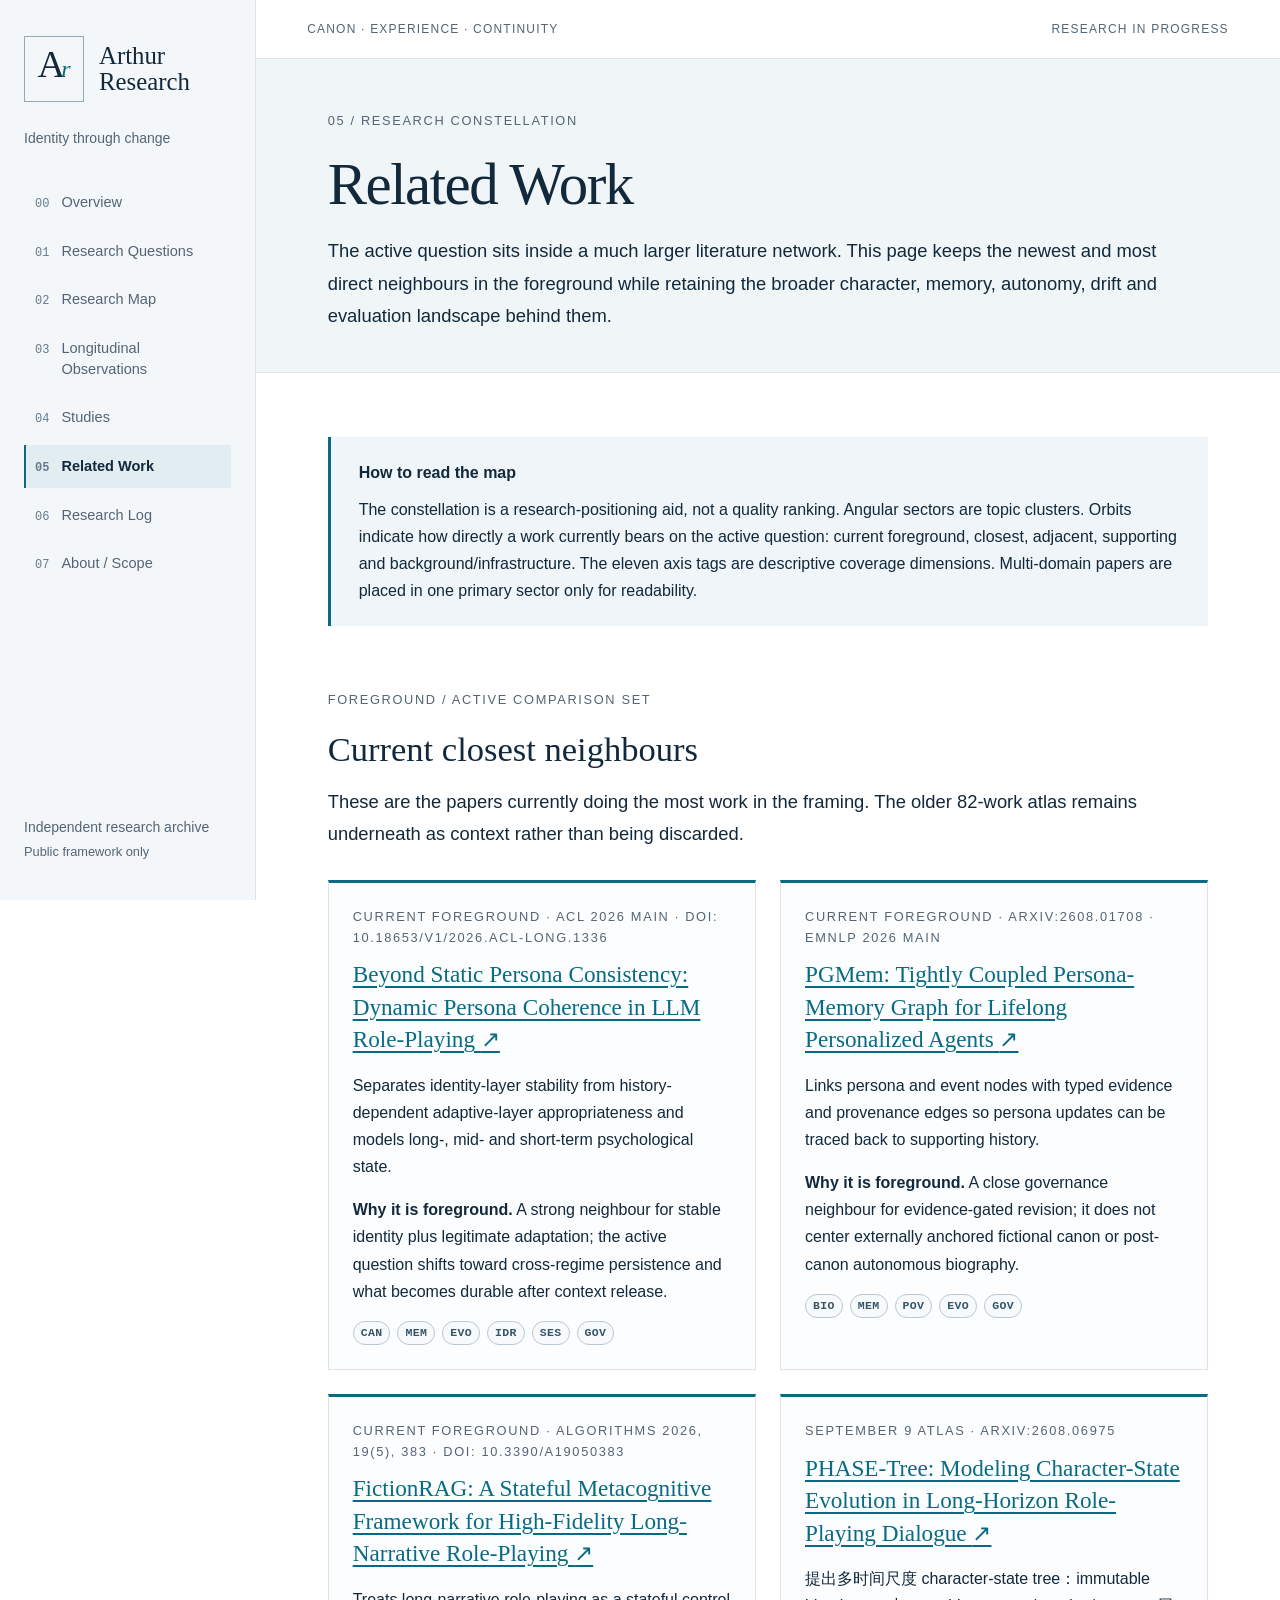
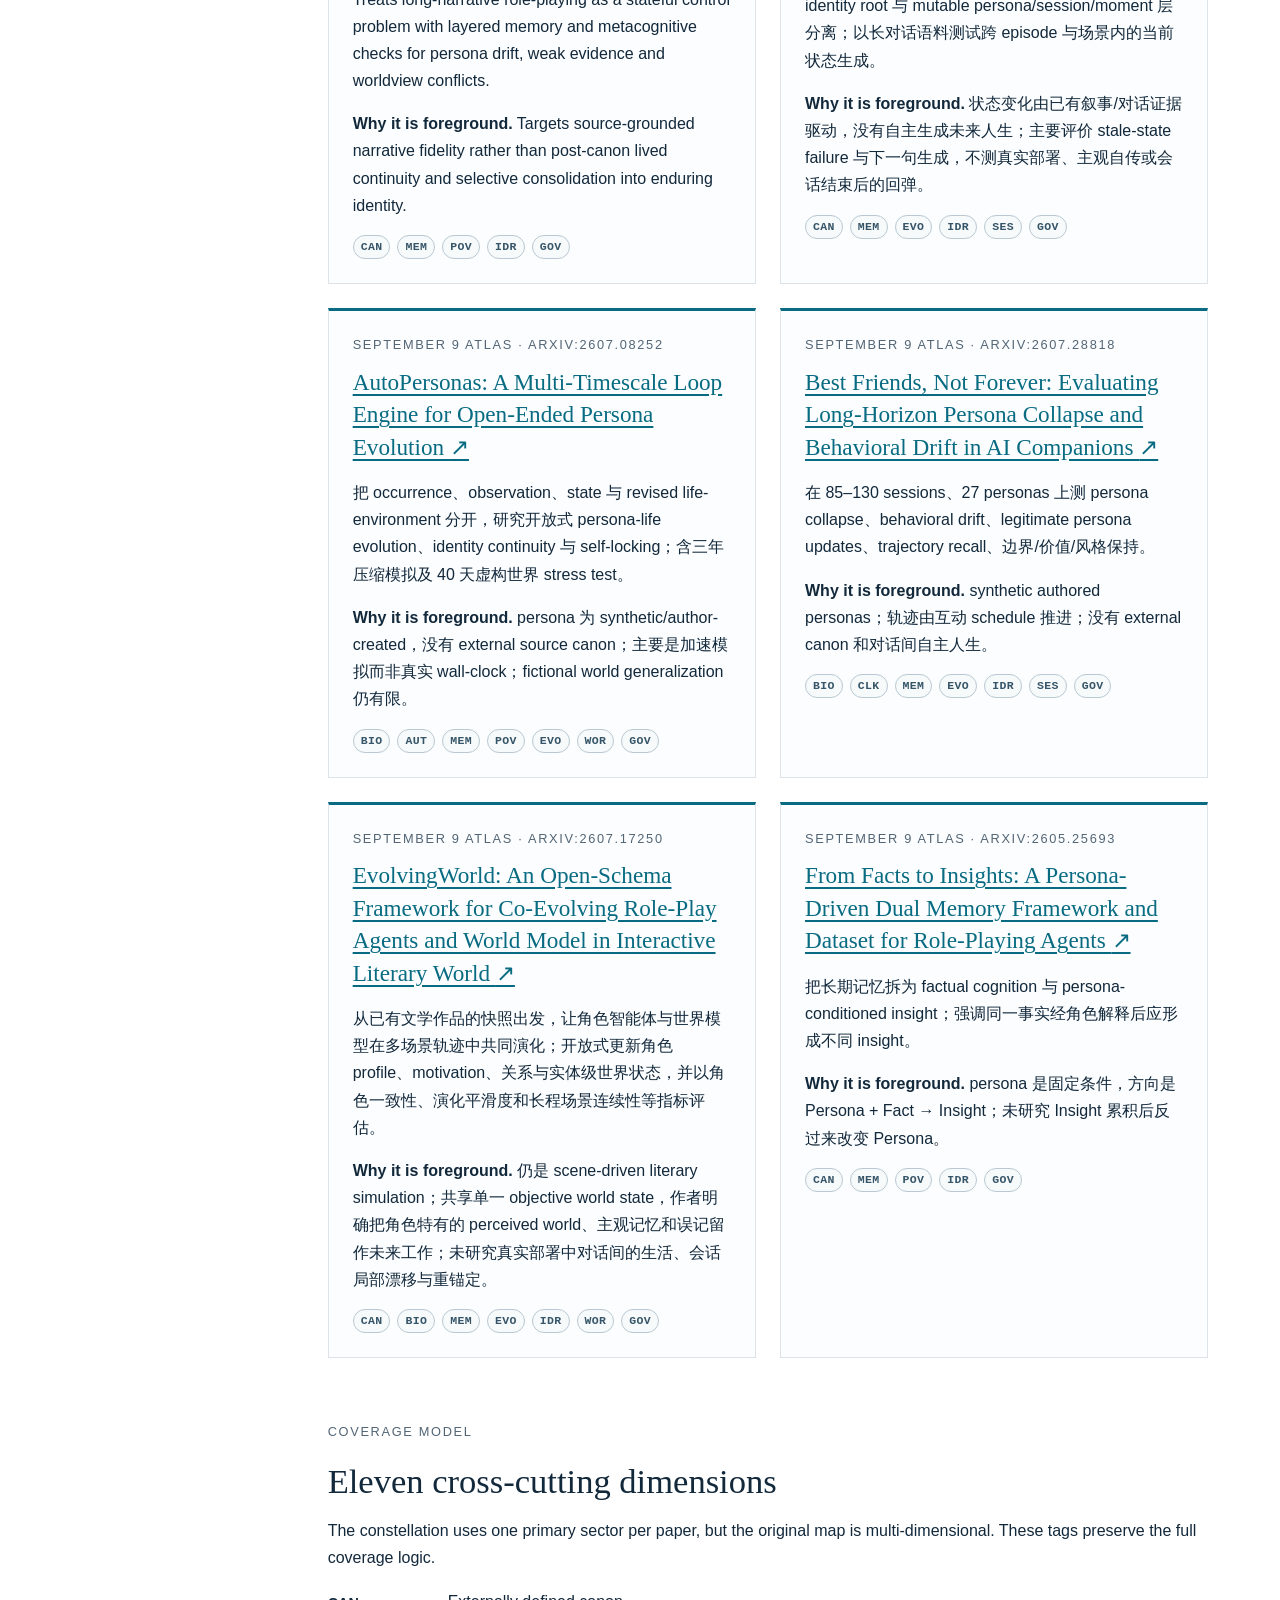
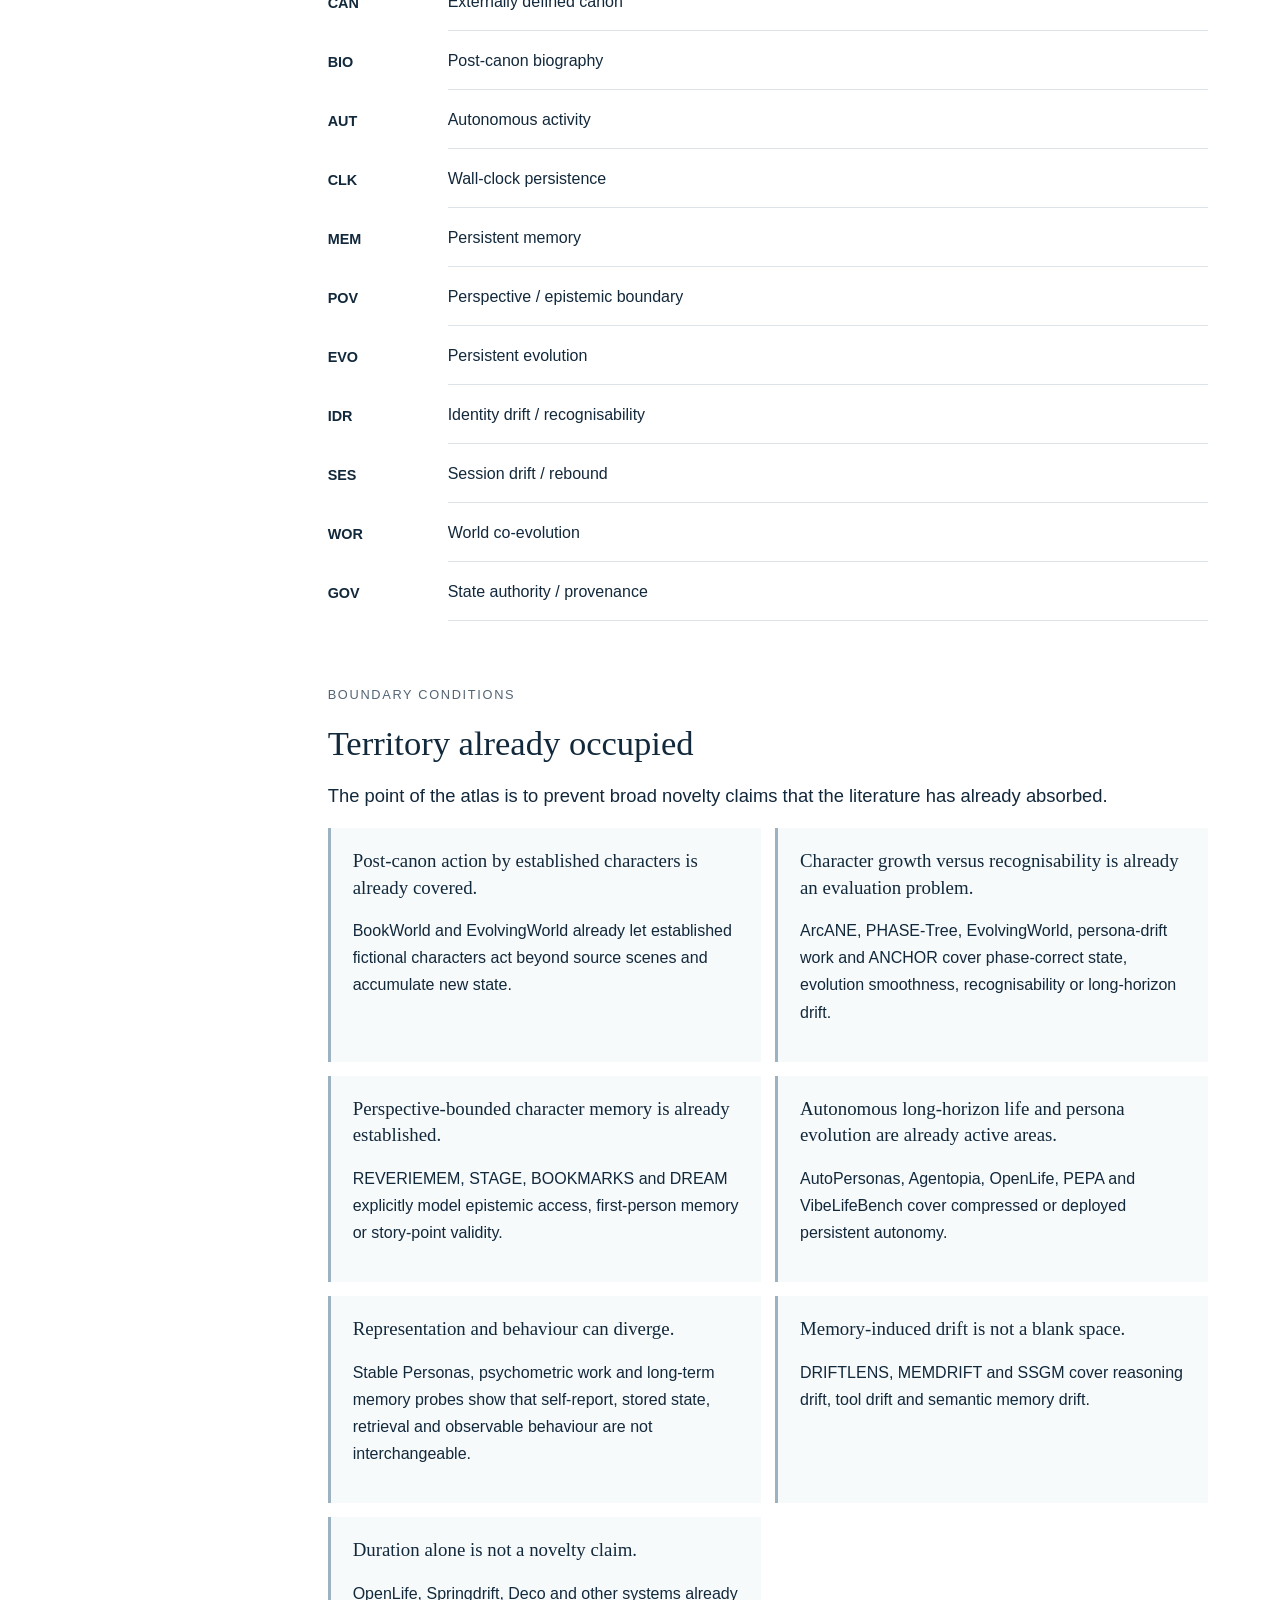
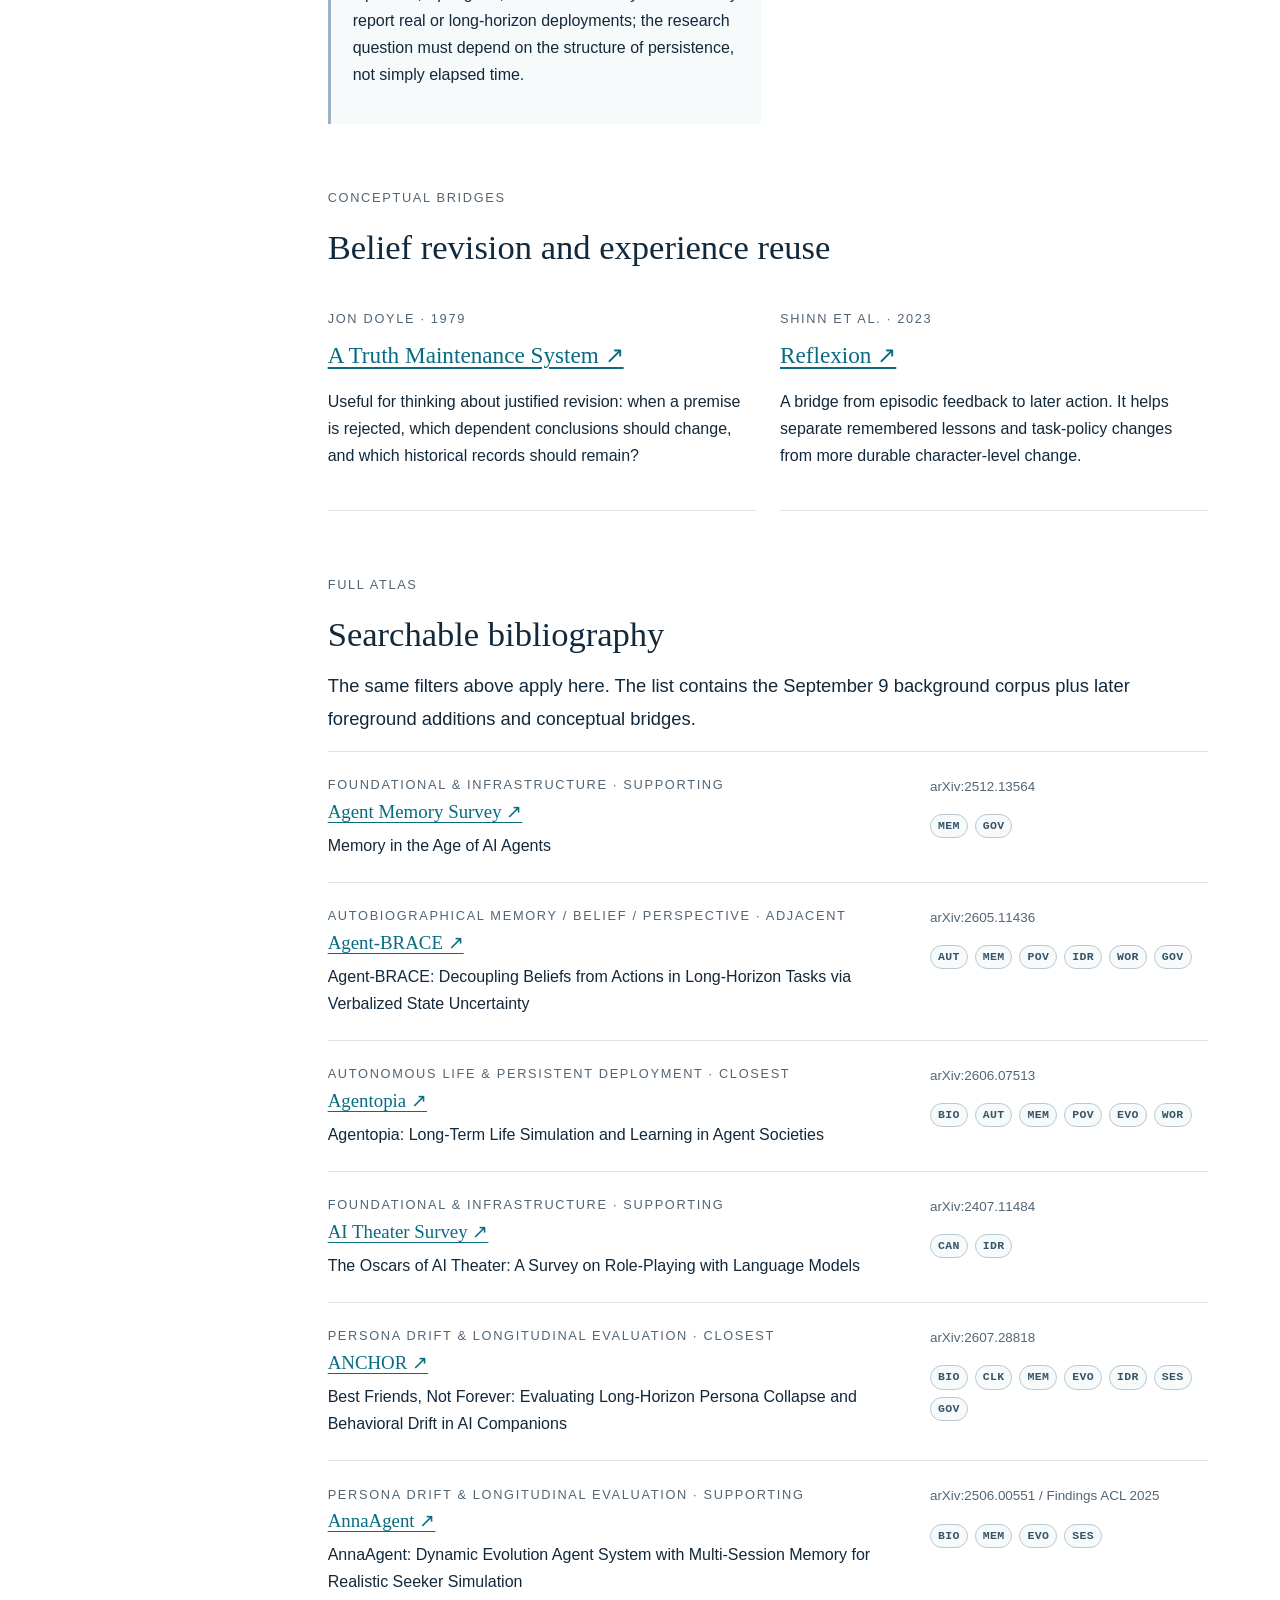
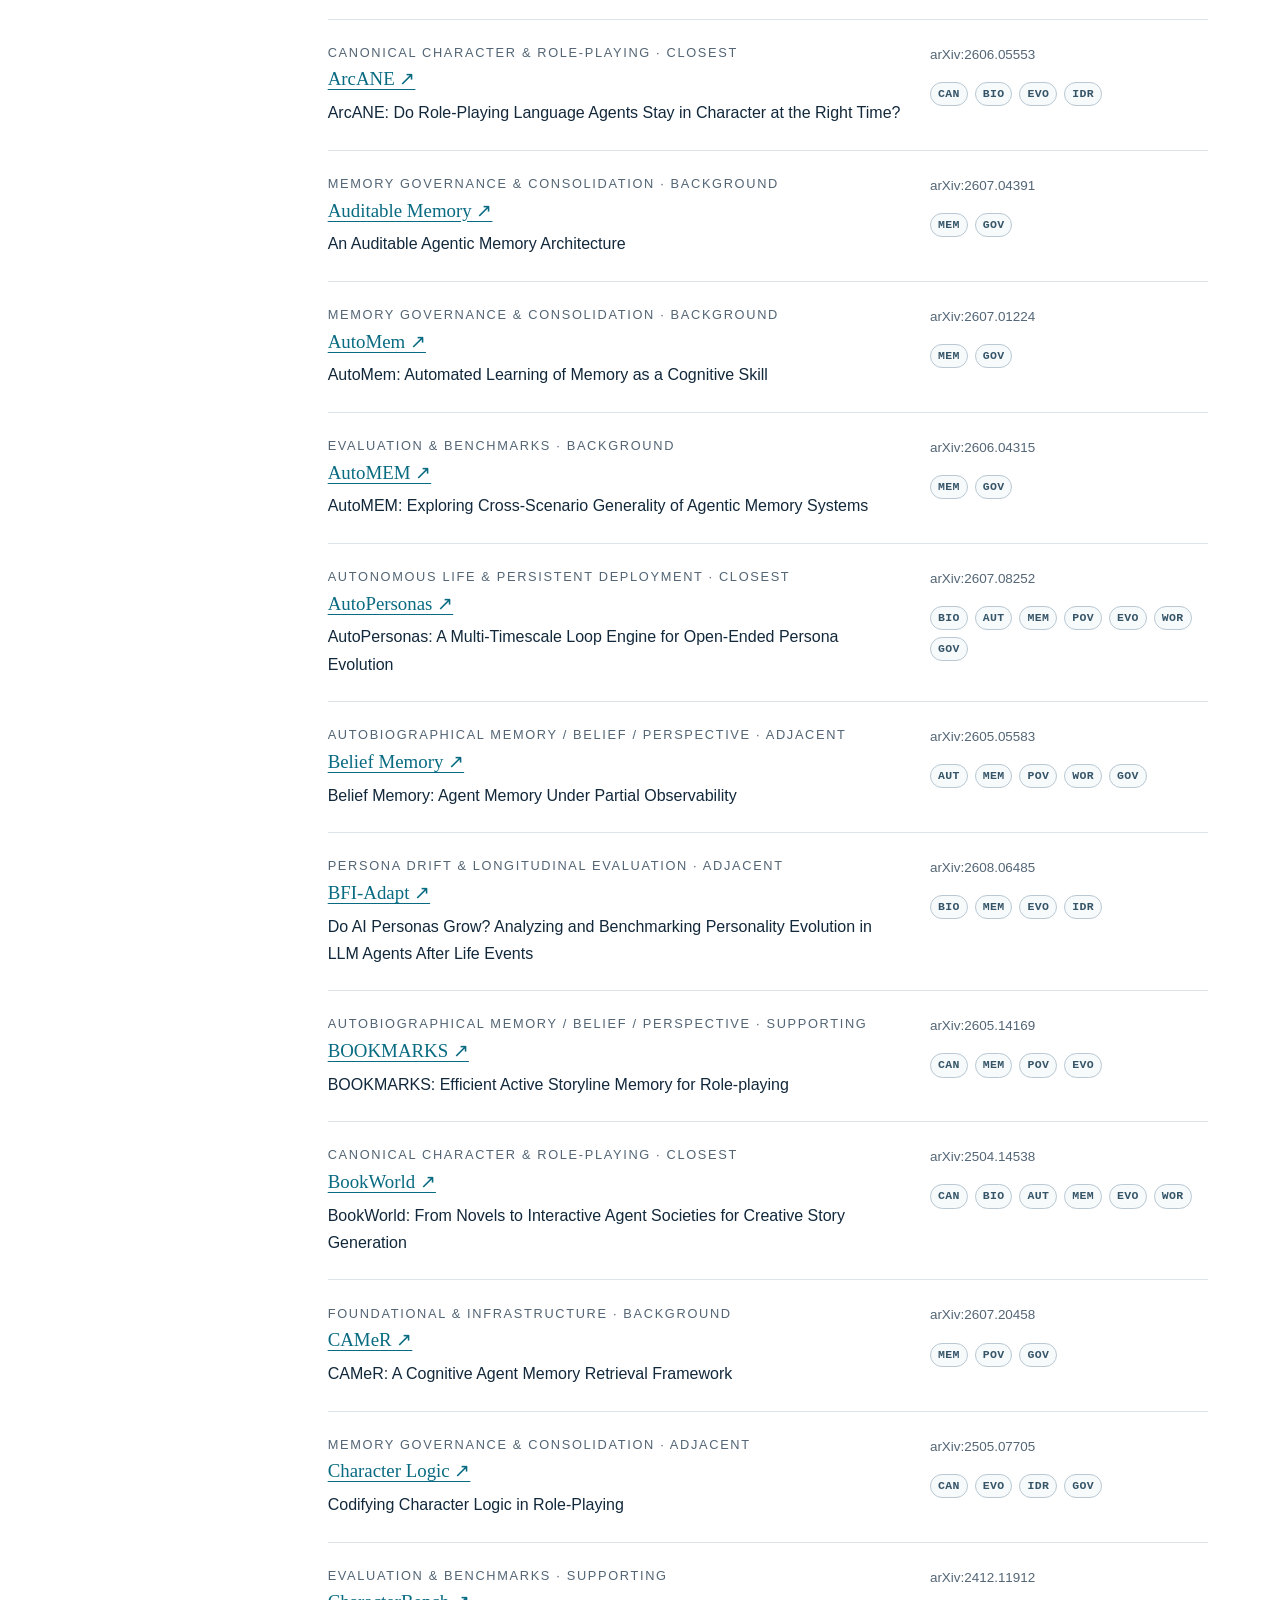
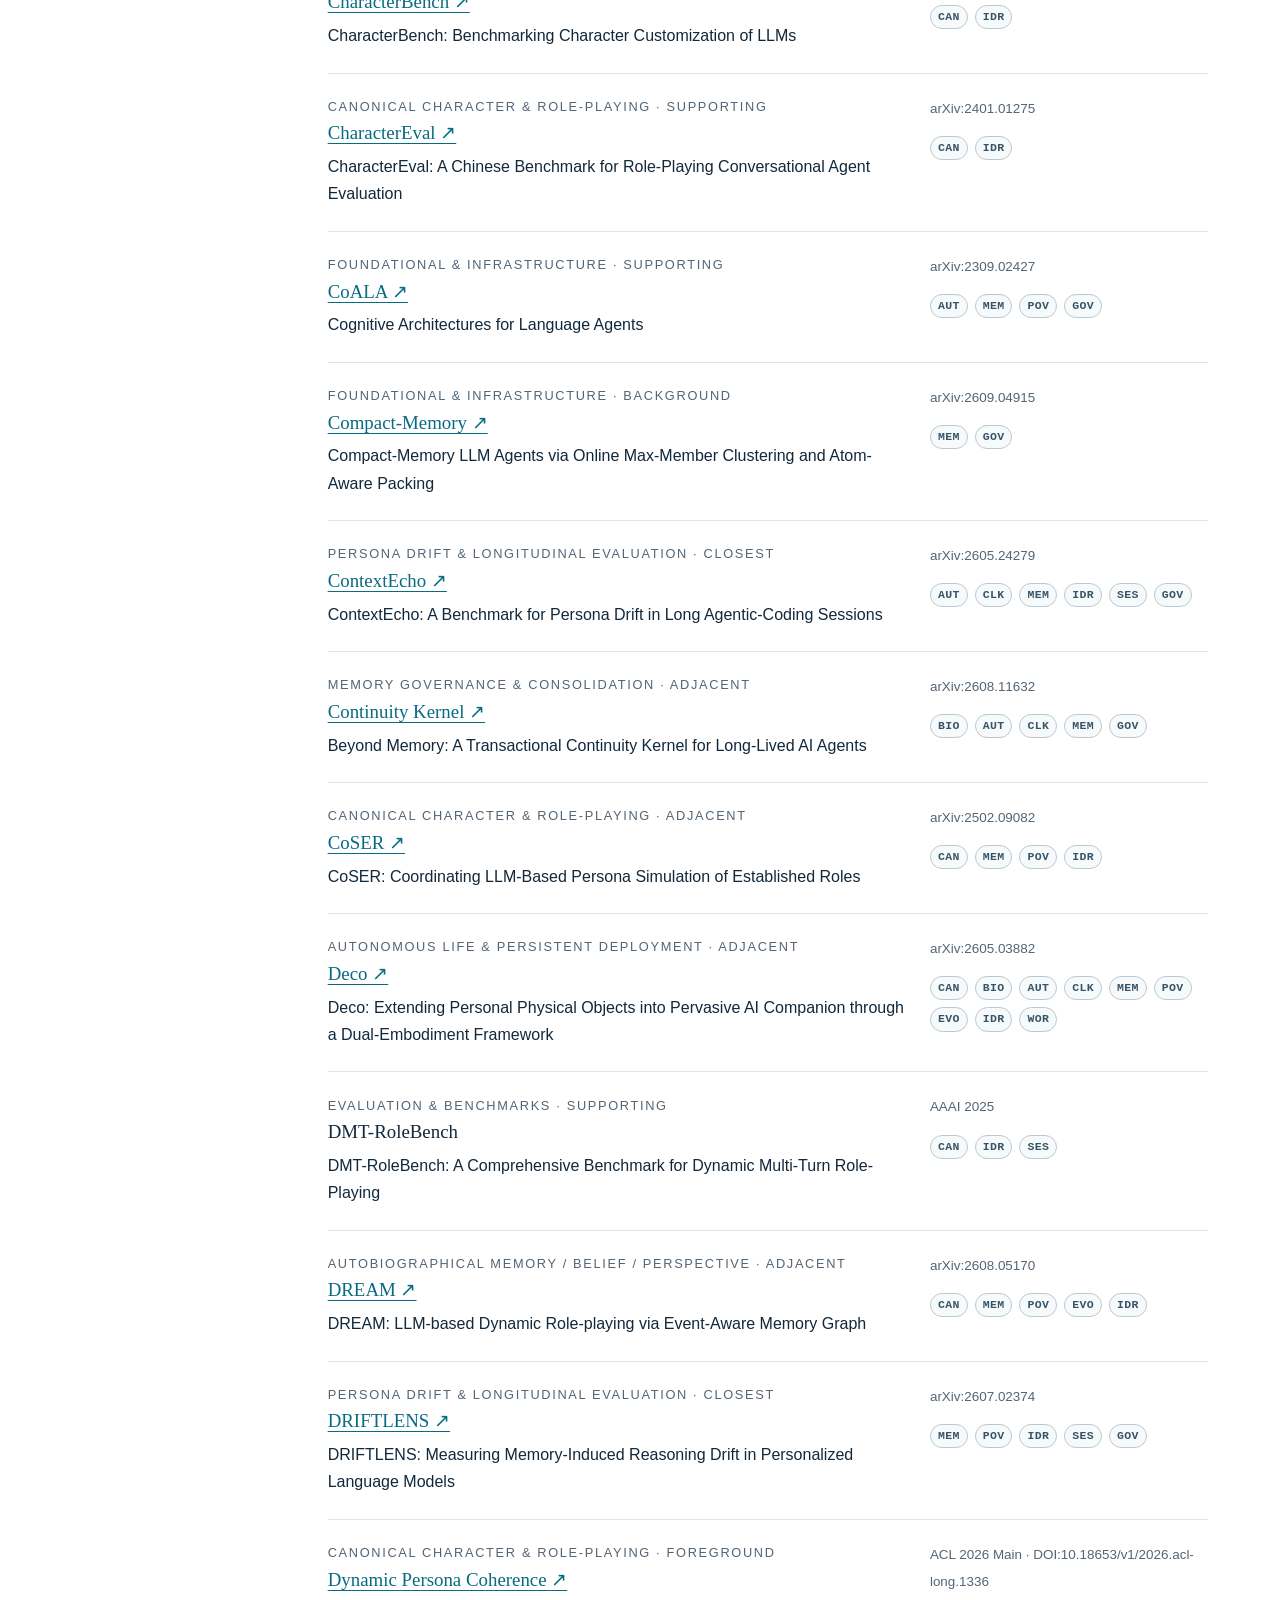
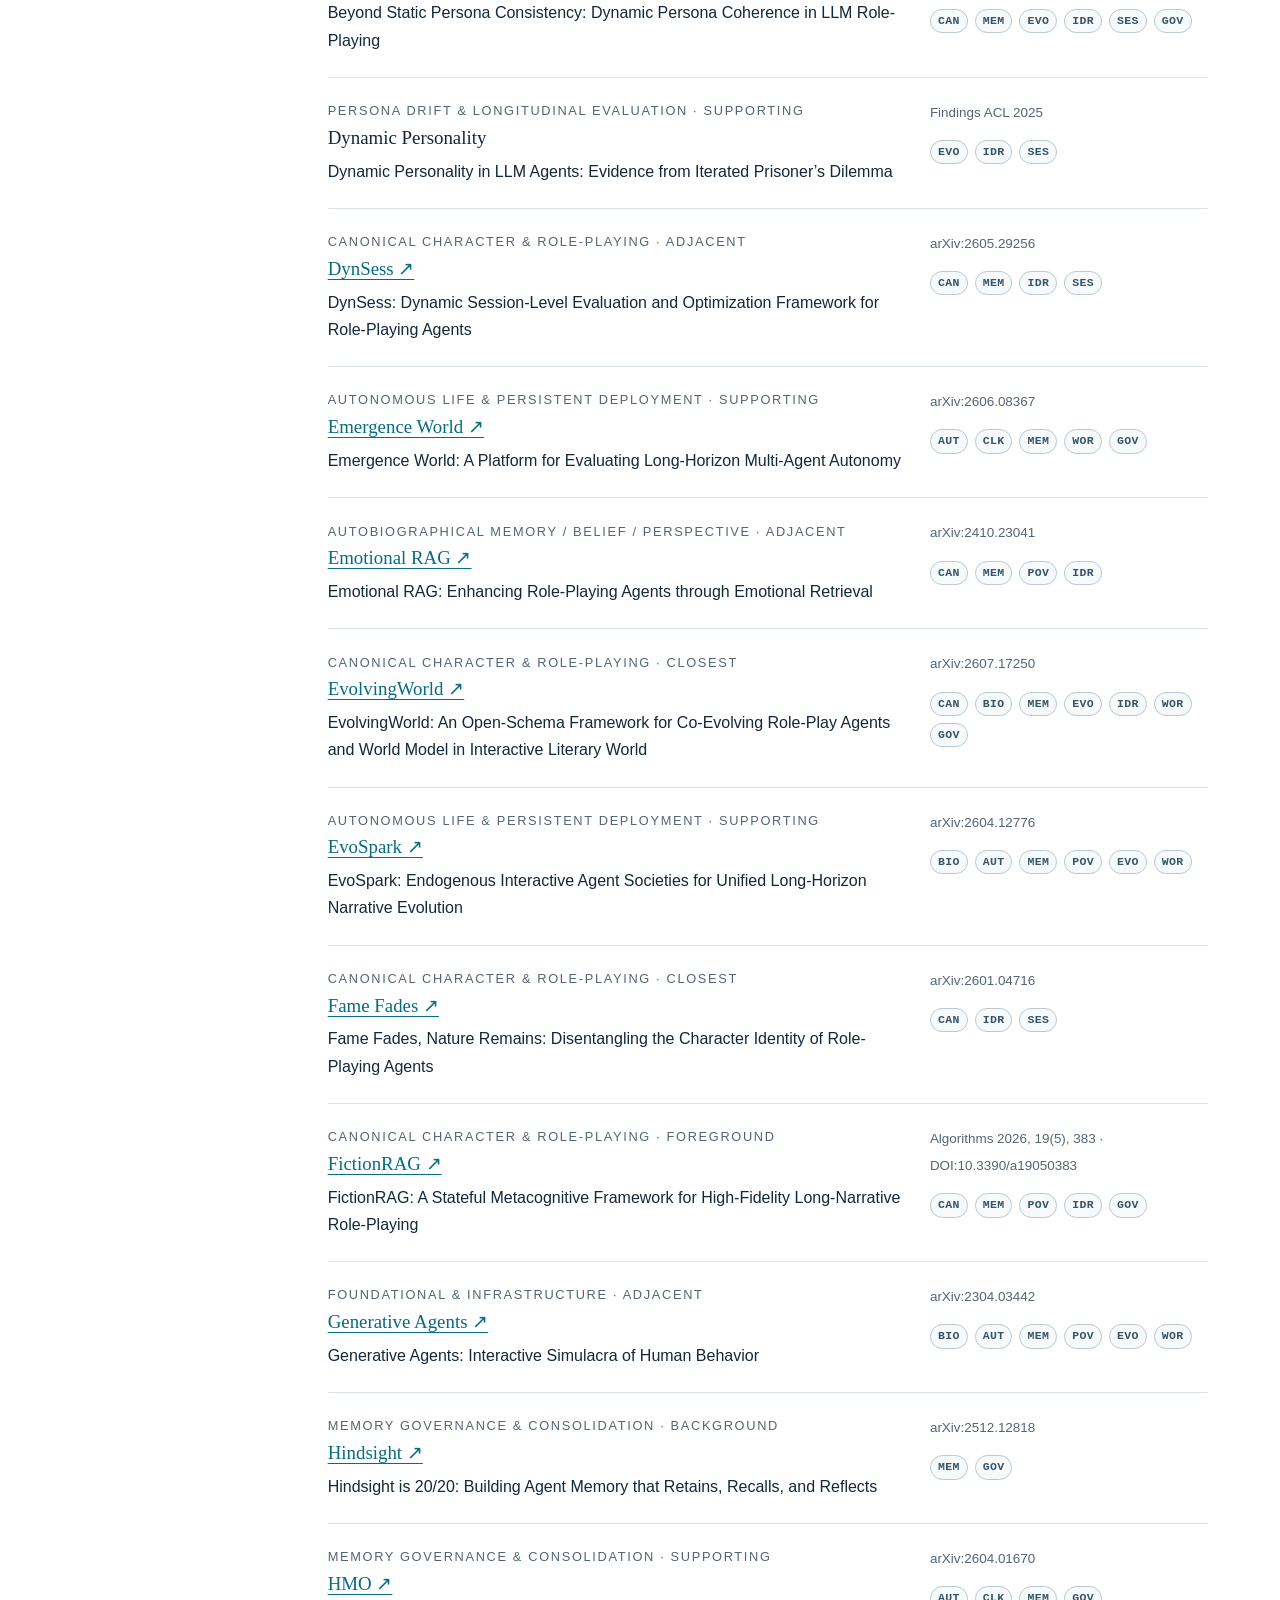
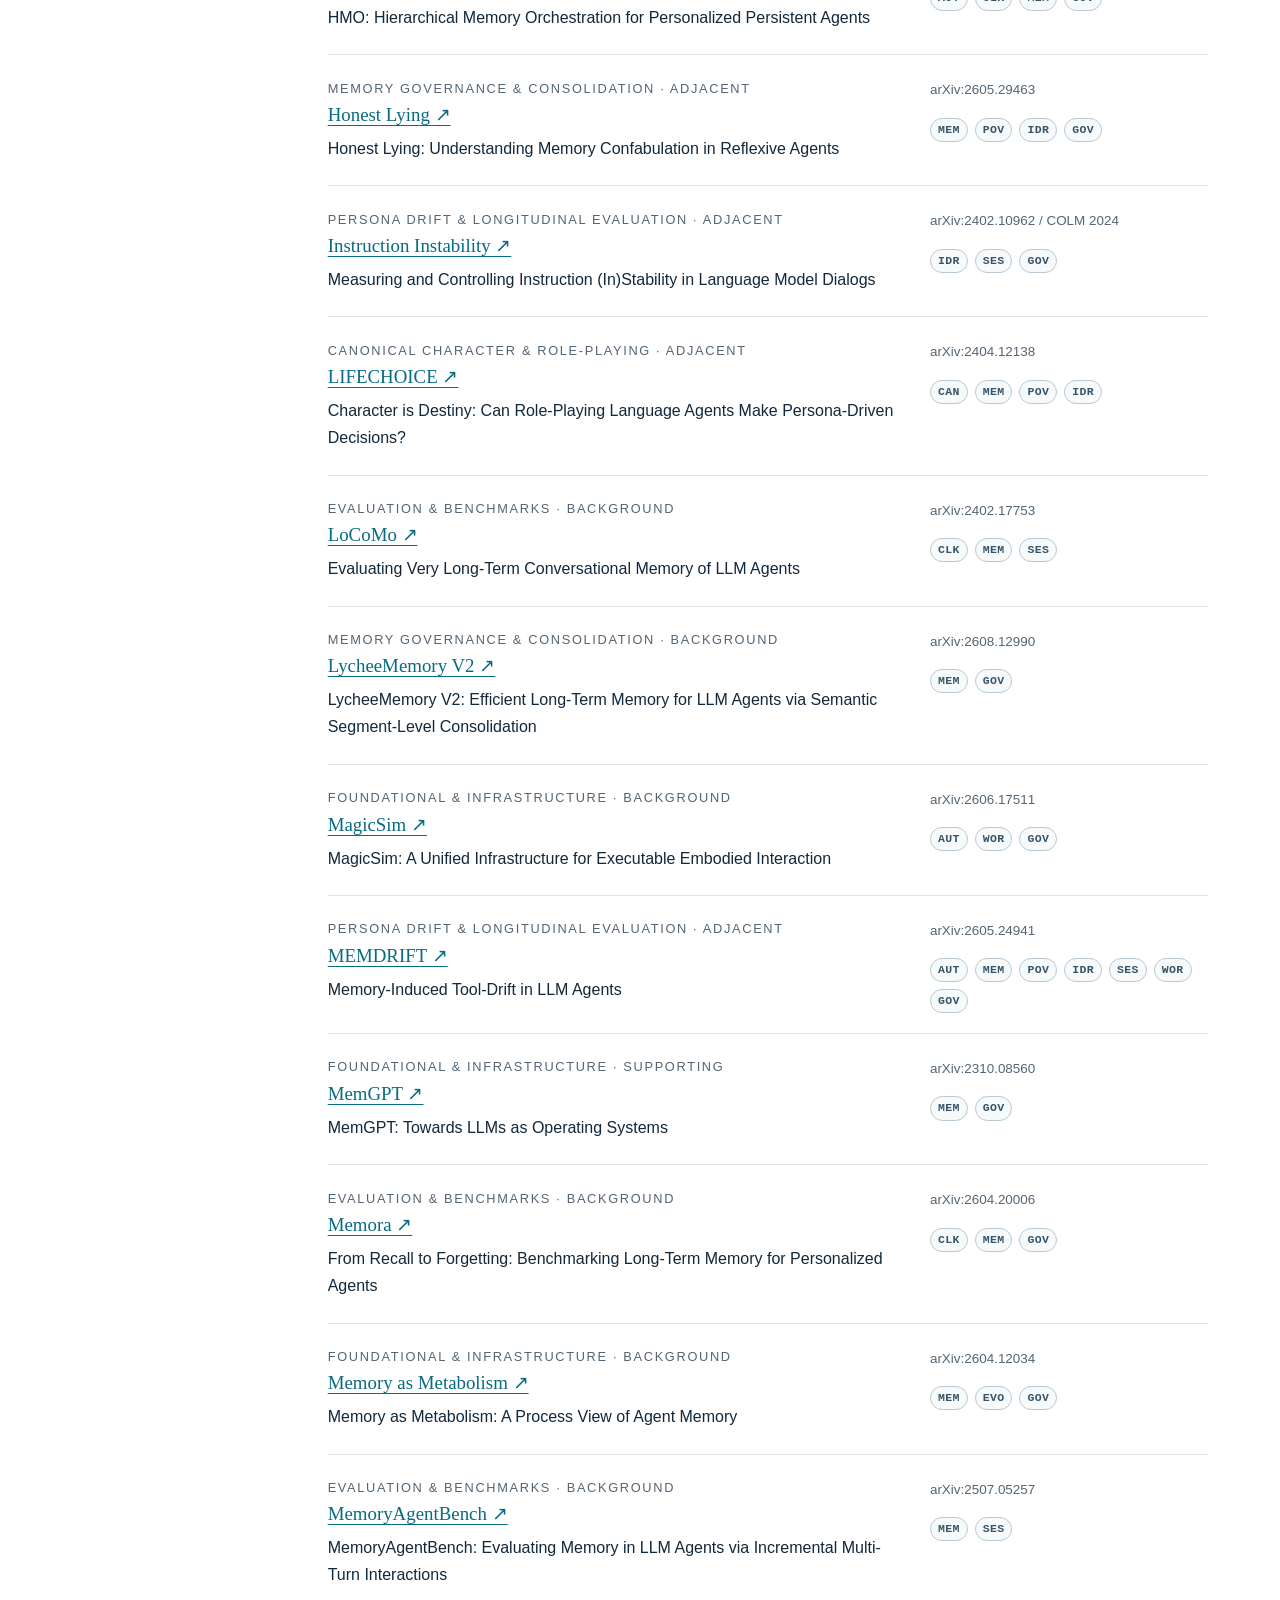
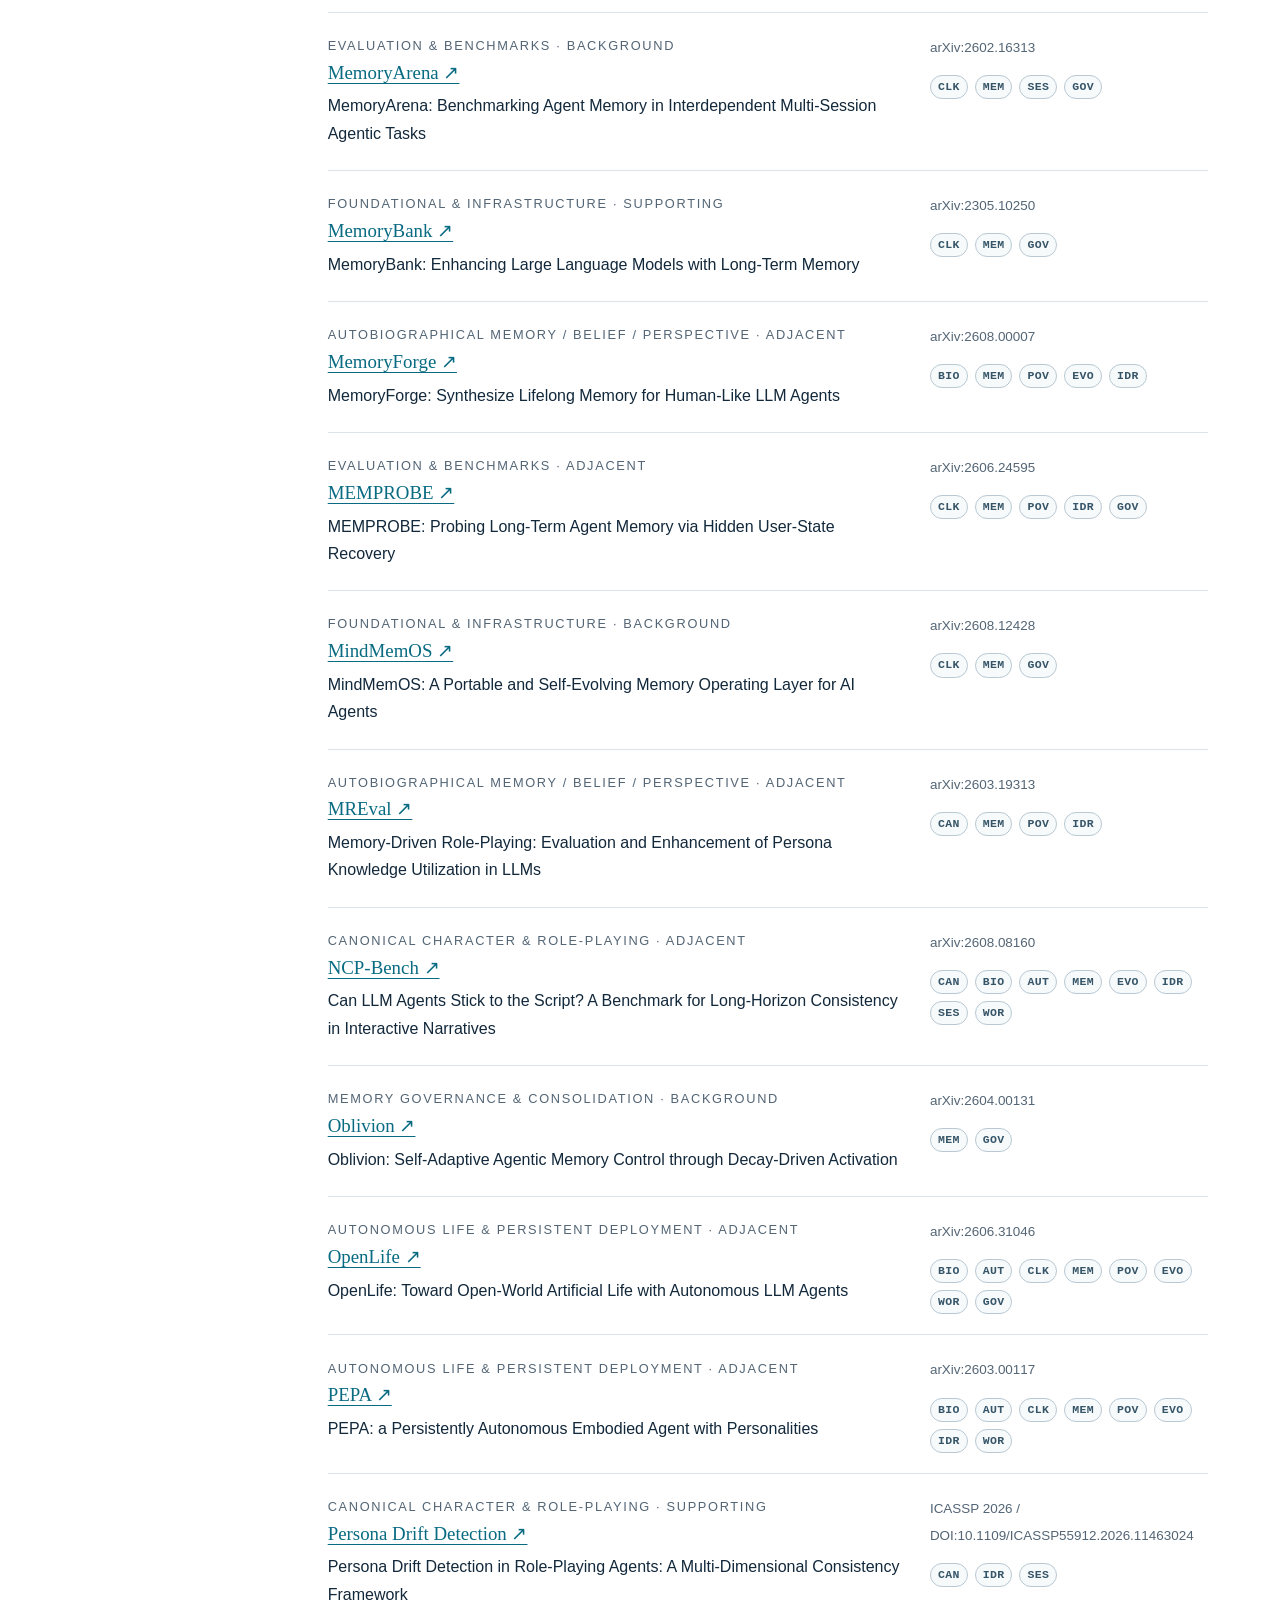
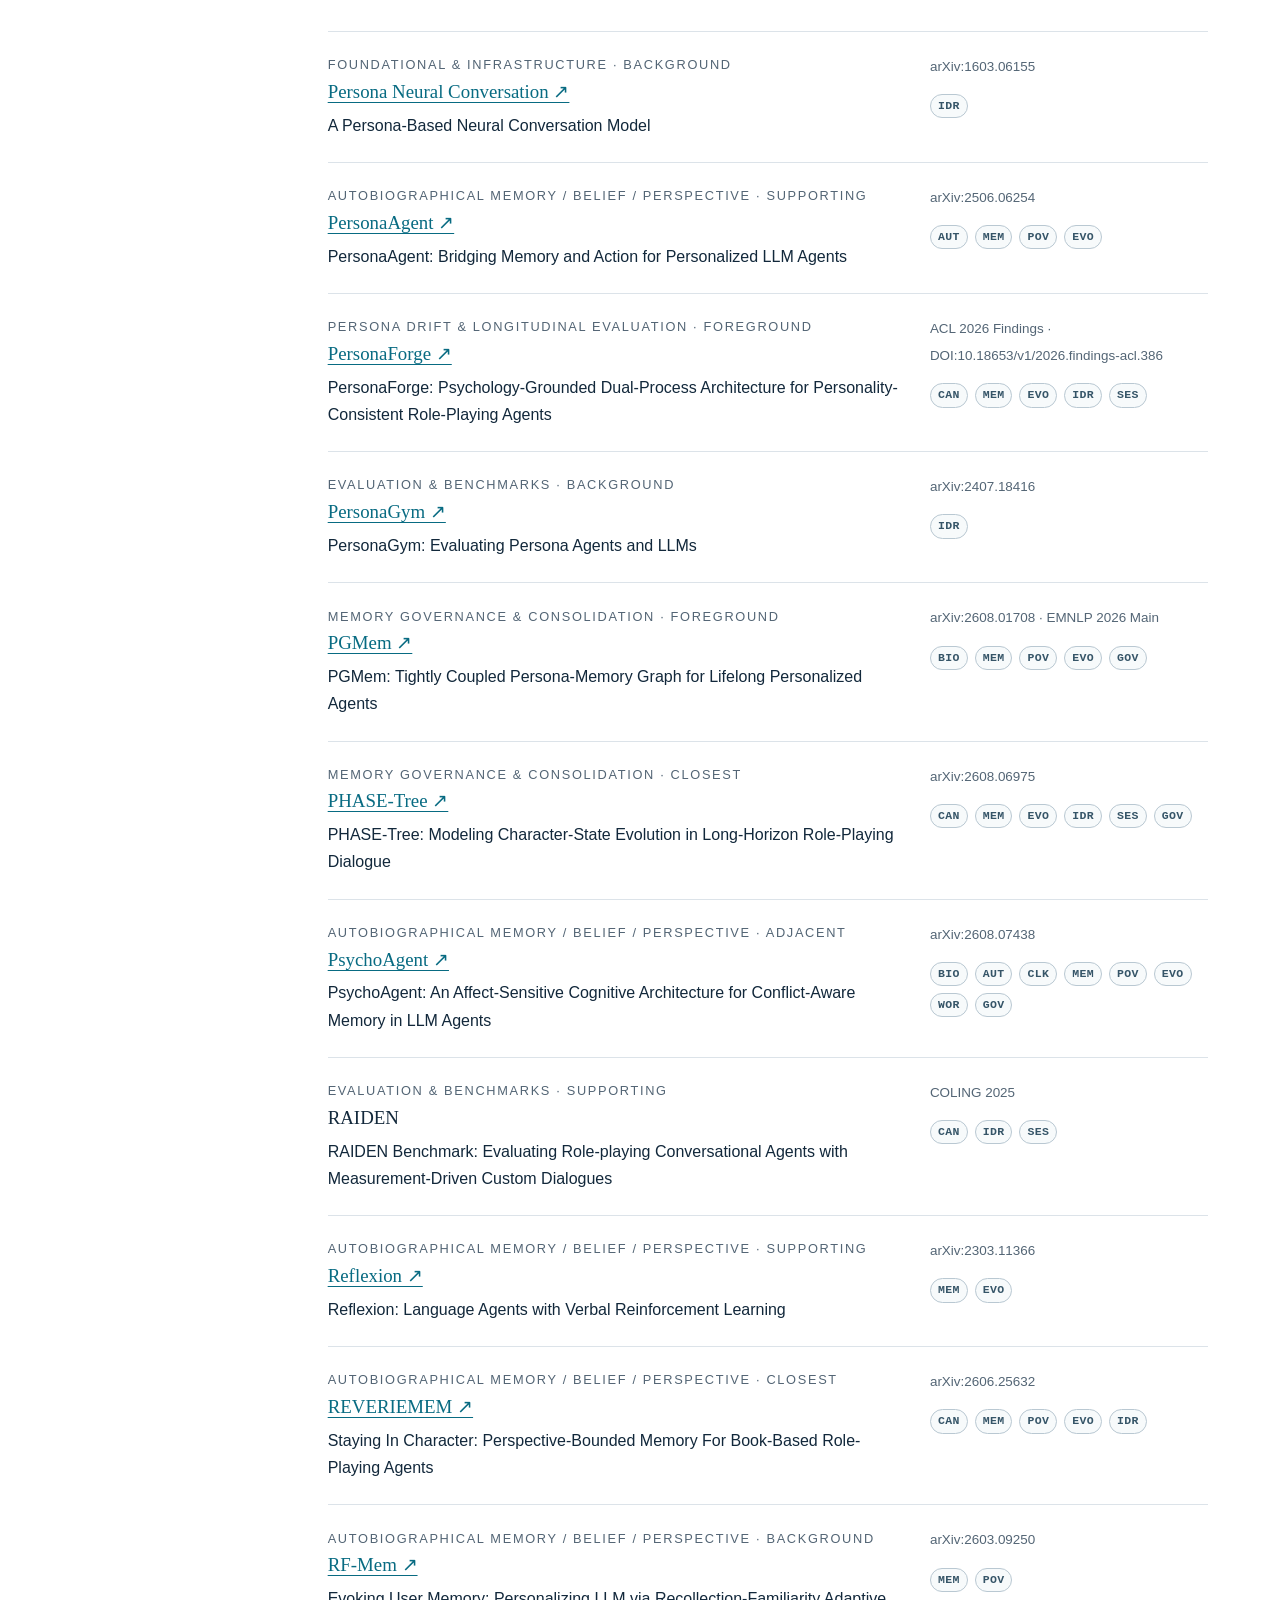
<file: related-work.html>
<!DOCTYPE html>
<html lang="en"><head><meta charset="utf-8"/><meta content="width=device-width, initial-scale=1" name="viewport"/><title>Related Work · Arthur Research</title><meta content="Related-work constellation for persistent canon-grounded character agents: closest work, background landscape, coverage dimensions and open boundaries." name="description"/><meta content="#12283b" name="theme-color"/><meta content="Related Work · Arthur Research" property="og:title"/><meta content="A layered research constellation: current foreground papers over a broader 90-work background atlas." property="og:description"/><meta content="website" property="og:type"/><link href="assets/favicon.svg" rel="icon" type="image/svg+xml"/><link href="assets/style.css" rel="stylesheet"/><link href="https://research.arthur-k.uk/related-work.html" rel="canonical"/><meta content="https://research.arthur-k.uk/related-work.html" property="og:url"/></head>
<body><a class="skip" href="#main">Skip to content</a><aside class="sidebar"><a class="brand" href="index.html"><span aria-hidden="true" class="monogram">A<span>r</span></span><span>Arthur<br/><b>Research</b></span></a><p class="sidebar-kicker">Identity through change</p><nav aria-label="Main navigation"><a href="index.html"><span>00</span>Overview</a><a href="questions.html"><span>01</span>Research Questions</a><a href="map.html"><span>02</span>Research Map</a><a href="observations.html"><span>03</span>Longitudinal Observations</a><a href="studies.html"><span>04</span>Studies</a><a aria-current="page" href="related-work.html"><span>05</span>Related Work</a><a href="log.html"><span>06</span>Research Log</a><a href="about.html"><span>07</span>About / Scope</a></nav><div class="sidebar-foot">Independent research archive<br/><span>Public framework only</span></div></aside><div class="workspace"><div class="topline"><span>CANON · EXPERIENCE · CONTINUITY</span><span>RESEARCH IN PROGRESS</span></div><main id="main"><header class="page-head"><p class="eyebrow">05 / Research constellation</p><h1>Related Work</h1><p class="intro">The active question sits inside a much larger literature network. This page keeps the newest and most direct neighbours in the foreground while retaining the broader character, memory, autonomy, drift and evaluation landscape behind them.</p></header>
<aside class="note"><strong>How to read the map</strong><p>The constellation is a research-positioning aid, not a quality ranking. Angular sectors are topic clusters. Orbits indicate how directly a work currently bears on the active question: current foreground, closest, adjacent, supporting and background/infrastructure. The eleven axis tags are descriptive coverage dimensions. Multi-domain papers are placed in one primary sector only for readability.</p></aside>
<section id="foreground"><p class="eyebrow">Foreground / active comparison set</p><h2>Current closest neighbours</h2><p class="intro">These are the papers currently doing the most work in the framing. The older 82-work atlas remains underneath as context rather than being discarded.</p><div class="foreground-grid"><article class="reference foreground-reference"><p class="eyebrow">Current foreground · ACL 2026 Main · DOI: 10.18653/v1/2026.acl-long.1336</p><h3><a href="https://doi.org/10.18653/v1/2026.acl-long.1336" target="_blank" rel="noopener">Beyond Static Persona Consistency: Dynamic Persona Coherence in LLM Role-Playing <span aria-hidden="true">↗</span></a></h3><p>Separates identity-layer stability from history-dependent adaptive-layer appropriateness and models long-, mid- and short-term psychological state.</p><p><strong>Why it is foreground.</strong> A strong neighbour for stable identity plus legitimate adaptation; the active question shifts toward cross-regime persistence and what becomes durable after context release.</p><div class="axis-row"><span class="axis-chip">CAN</span><span class="axis-chip">MEM</span><span class="axis-chip">EVO</span><span class="axis-chip">IDR</span><span class="axis-chip">SES</span><span class="axis-chip">GOV</span></div></article><article class="reference foreground-reference"><p class="eyebrow">Current foreground · arXiv:2608.01708 · EMNLP 2026 Main</p><h3><a href="https://arxiv.org/abs/2608.01708" target="_blank" rel="noopener">PGMem: Tightly Coupled Persona-Memory Graph for Lifelong Personalized Agents <span aria-hidden="true">↗</span></a></h3><p>Links persona and event nodes with typed evidence and provenance edges so persona updates can be traced back to supporting history.</p><p><strong>Why it is foreground.</strong> A close governance neighbour for evidence-gated revision; it does not center externally anchored fictional canon or post-canon autonomous biography.</p><div class="axis-row"><span class="axis-chip">BIO</span><span class="axis-chip">MEM</span><span class="axis-chip">POV</span><span class="axis-chip">EVO</span><span class="axis-chip">GOV</span></div></article><article class="reference foreground-reference"><p class="eyebrow">Current foreground · Algorithms 2026, 19(5), 383 · DOI: 10.3390/a19050383</p><h3><a href="https://doi.org/10.3390/a19050383" target="_blank" rel="noopener">FictionRAG: A Stateful Metacognitive Framework for High-Fidelity Long-Narrative Role-Playing <span aria-hidden="true">↗</span></a></h3><p>Treats long-narrative role-playing as a stateful control problem with layered memory and metacognitive checks for persona drift, weak evidence and worldview conflicts.</p><p><strong>Why it is foreground.</strong> Targets source-grounded narrative fidelity rather than post-canon lived continuity and selective consolidation into enduring identity.</p><div class="axis-row"><span class="axis-chip">CAN</span><span class="axis-chip">MEM</span><span class="axis-chip">POV</span><span class="axis-chip">IDR</span><span class="axis-chip">GOV</span></div></article><article class="reference foreground-reference"><p class="eyebrow">September 9 atlas · arXiv:2608.06975</p><h3><a href="https://arxiv.org/abs/2608.06975" target="_blank" rel="noopener">PHASE-Tree: Modeling Character-State Evolution in Long-Horizon Role-Playing Dialogue <span aria-hidden="true">↗</span></a></h3><p>提出多时间尺度 character-state tree：immutable identity root 与 mutable persona/session/moment 层分离；以长对话语料测试跨 episode 与场景内的当前状态生成。</p><p><strong>Why it is foreground.</strong> 状态变化由已有叙事/对话证据驱动，没有自主生成未来人生；主要评价 stale-state failure 与下一句生成，不测真实部署、主观自传或会话结束后的回弹。</p><div class="axis-row"><span class="axis-chip">CAN</span><span class="axis-chip">MEM</span><span class="axis-chip">EVO</span><span class="axis-chip">IDR</span><span class="axis-chip">SES</span><span class="axis-chip">GOV</span></div></article><article class="reference foreground-reference"><p class="eyebrow">September 9 atlas · arXiv:2607.08252</p><h3><a href="https://arxiv.org/abs/2607.08252" target="_blank" rel="noopener">AutoPersonas: A Multi-Timescale Loop Engine for Open-Ended Persona Evolution <span aria-hidden="true">↗</span></a></h3><p>把 occurrence、observation、state 与 revised life-environment 分开，研究开放式 persona-life evolution、identity continuity 与 self-locking；含三年压缩模拟及 40 天虚构世界 stress test。</p><p><strong>Why it is foreground.</strong> persona 为 synthetic/author-created，没有 external source canon；主要是加速模拟而非真实 wall-clock；fictional world generalization 仍有限。</p><div class="axis-row"><span class="axis-chip">BIO</span><span class="axis-chip">AUT</span><span class="axis-chip">MEM</span><span class="axis-chip">POV</span><span class="axis-chip">EVO</span><span class="axis-chip">WOR</span><span class="axis-chip">GOV</span></div></article><article class="reference foreground-reference"><p class="eyebrow">September 9 atlas · arXiv:2607.28818</p><h3><a href="https://arxiv.org/abs/2607.28818" target="_blank" rel="noopener">Best Friends, Not Forever: Evaluating Long-Horizon Persona Collapse and Behavioral Drift in AI Companions <span aria-hidden="true">↗</span></a></h3><p>在 85–130 sessions、27 personas 上测 persona collapse、behavioral drift、legitimate persona updates、trajectory recall、边界/价值/风格保持。</p><p><strong>Why it is foreground.</strong> synthetic authored personas；轨迹由互动 schedule 推进；没有 external canon 和对话间自主人生。</p><div class="axis-row"><span class="axis-chip">BIO</span><span class="axis-chip">CLK</span><span class="axis-chip">MEM</span><span class="axis-chip">EVO</span><span class="axis-chip">IDR</span><span class="axis-chip">SES</span><span class="axis-chip">GOV</span></div></article><article class="reference foreground-reference"><p class="eyebrow">September 9 atlas · arXiv:2607.17250</p><h3><a href="https://arxiv.org/abs/2607.17250" target="_blank" rel="noopener">EvolvingWorld: An Open-Schema Framework for Co-Evolving Role-Play Agents and World Model in Interactive Literary World <span aria-hidden="true">↗</span></a></h3><p>从已有文学作品的快照出发，让角色智能体与世界模型在多场景轨迹中共同演化；开放式更新角色 profile、motivation、关系与实体级世界状态，并以角色一致性、演化平滑度和长程场景连续性等指标评估。</p><p><strong>Why it is foreground.</strong> 仍是 scene-driven literary simulation；共享单一 objective world state，作者明确把角色特有的 perceived world、主观记忆和误记留作未来工作；未研究真实部署中对话间的生活、会话局部漂移与重锚定。</p><div class="axis-row"><span class="axis-chip">CAN</span><span class="axis-chip">BIO</span><span class="axis-chip">MEM</span><span class="axis-chip">EVO</span><span class="axis-chip">IDR</span><span class="axis-chip">WOR</span><span class="axis-chip">GOV</span></div></article><article class="reference foreground-reference"><p class="eyebrow">September 9 atlas · arXiv:2605.25693</p><h3><a href="https://arxiv.org/abs/2605.25693" target="_blank" rel="noopener">From Facts to Insights: A Persona-Driven Dual Memory Framework and Dataset for Role-Playing Agents <span aria-hidden="true">↗</span></a></h3><p>把长期记忆拆为 factual cognition 与 persona-conditioned insight；强调同一事实经角色解释后应形成不同 insight。</p><p><strong>Why it is foreground.</strong> persona 是固定条件，方向是 Persona + Fact → Insight；未研究 Insight 累积后反过来改变 Persona。</p><div class="axis-row"><span class="axis-chip">CAN</span><span class="axis-chip">MEM</span><span class="axis-chip">POV</span><span class="axis-chip">IDR</span><span class="axis-chip">GOV</span></div></article></div></section>
<section id="constellation"><p class="eyebrow">Interactive atlas · 90 works</p><h2>A constellation rather than a single scatter plot</h2><p class="intro">The old two-axis scatter plot compressed too many different relationships into two coordinates. This radial view separates <em>topic direction</em> from <em>research proximity</em>, while the axis filters preserve the richer eleven-dimensional coverage model.</p>
<div class="atlas-controls"><label>Search<input id="paper-search" type="search" placeholder="Paper, framework, axis…"/></label><label>Cluster<select id="cluster-filter"><option value="all">All clusters</option></select></label><label>Orbit<select id="orbit-filter"><option value="all">All orbits</option><option value="foreground">Current foreground</option><option value="closest">Closest</option><option value="adjacent">Adjacent</option><option value="supporting">Supporting</option><option value="background">Background / infrastructure</option></select></label><button class="secondary-button" id="clear-filters" type="button">Clear filters</button></div>
<div class="axis-filter-grid" id="axis-filters" aria-label="Coverage dimension filters"></div>
<div class="constellation-layout"><div class="constellation-panel"><div class="constellation-meta"><span id="visible-count"></span><span>Click a star for details</span></div><svg id="constellation" viewBox="0 0 1000 1000" role="img" aria-label="Research constellation showing papers around the current persistent-character research question"></svg></div><aside class="star-detail" id="star-detail" aria-live="polite"></aside></div>
<div class="cluster-summary" id="cluster-summary"></div></section>
<section id="dimensions"><p class="eyebrow">Coverage model</p><h2>Eleven cross-cutting dimensions</h2><p>The constellation uses one primary sector per paper, but the original map is multi-dimensional. These tags preserve the full coverage logic.</p><dl class="axis-definitions"><dt>CAN</dt><dd>Externally defined canon</dd><dt>BIO</dt><dd>Post-canon biography</dd><dt>AUT</dt><dd>Autonomous activity</dd><dt>CLK</dt><dd>Wall-clock persistence</dd><dt>MEM</dt><dd>Persistent memory</dd><dt>POV</dt><dd>Perspective / epistemic boundary</dd><dt>EVO</dt><dd>Persistent evolution</dd><dt>IDR</dt><dd>Identity drift / recognisability</dd><dt>SES</dt><dd>Session drift / rebound</dd><dt>WOR</dt><dd>World co-evolution</dd><dt>GOV</dt><dd>State authority / provenance</dd></dl></section>
<section id="occupied"><p class="eyebrow">Boundary conditions</p><h2>Territory already occupied</h2><p class="intro">The point of the atlas is to prevent broad novelty claims that the literature has already absorbed.</p><div class="territory-grid"><article class="territory"><h3>Post-canon action by established characters is already covered.</h3><p>BookWorld and EvolvingWorld already let established fictional characters act beyond source scenes and accumulate new state.</p></article><article class="territory"><h3>Character growth versus recognisability is already an evaluation problem.</h3><p>ArcANE, PHASE-Tree, EvolvingWorld, persona-drift work and ANCHOR cover phase-correct state, evolution smoothness, recognisability or long-horizon drift.</p></article><article class="territory"><h3>Perspective-bounded character memory is already established.</h3><p>REVERIEMEM, STAGE, BOOKMARKS and DREAM explicitly model epistemic access, first-person memory or story-point validity.</p></article><article class="territory"><h3>Autonomous long-horizon life and persona evolution are already active areas.</h3><p>AutoPersonas, Agentopia, OpenLife, PEPA and VibeLifeBench cover compressed or deployed persistent autonomy.</p></article><article class="territory"><h3>Representation and behaviour can diverge.</h3><p>Stable Personas, psychometric work and long-term memory probes show that self-report, stored state, retrieval and observable behaviour are not interchangeable.</p></article><article class="territory"><h3>Memory-induced drift is not a blank space.</h3><p>DRIFTLENS, MEMDRIFT and SSGM cover reasoning drift, tool drift and semantic memory drift.</p></article><article class="territory"><h3>Duration alone is not a novelty claim.</h3><p>OpenLife, Springdrift, Deco and other systems already report real or long-horizon deployments; the research question must depend on the structure of persistence, not simply elapsed time.</p></article></div></section>
<section id="revision"><p class="eyebrow">Conceptual bridges</p><h2>Belief revision and experience reuse</h2><div class="two-col"><article class="reference"><p class="eyebrow">Jon Doyle · 1979</p><h3><a href="https://dspace.mit.edu/entities/publication/5377b306-4ecc-4687-b1f5-78cbb4a0543a" target="_blank" rel="noopener">A Truth Maintenance System ↗</a></h3><p>Useful for thinking about justified revision: when a premise is rejected, which dependent conclusions should change, and which historical records should remain?</p></article><article class="reference"><p class="eyebrow">Shinn et al. · 2023</p><h3><a href="https://arxiv.org/abs/2303.11366" target="_blank" rel="noopener">Reflexion ↗</a></h3><p>A bridge from episodic feedback to later action. It helps separate remembered lessons and task-policy changes from more durable character-level change.</p></article></div></section>
<section id="bibliography"><p class="eyebrow">Full atlas</p><h2>Searchable bibliography</h2><p class="intro">The same filters above apply here. The list contains the September 9 background corpus plus later foreground additions and conceptual bridges.</p><div class="bibliography-list" id="bibliography-list"></div></section>
<section><h2>The intersection under investigation</h2><blockquote>Canonical identity + post-canon lived biography + selective persistence + longitudinal character change.</blockquote><p>This remains a positioning statement and research question, not a verified novelty claim.</p></section>
</main><footer><a href="index.html">Arthur Research</a><span>Questions first. Claims with evidence.</span><a href="about.html#privacy">Privacy &amp; scope ↗</a></footer></div><script src="assets/related-work.js"></script></body></html>
</file>
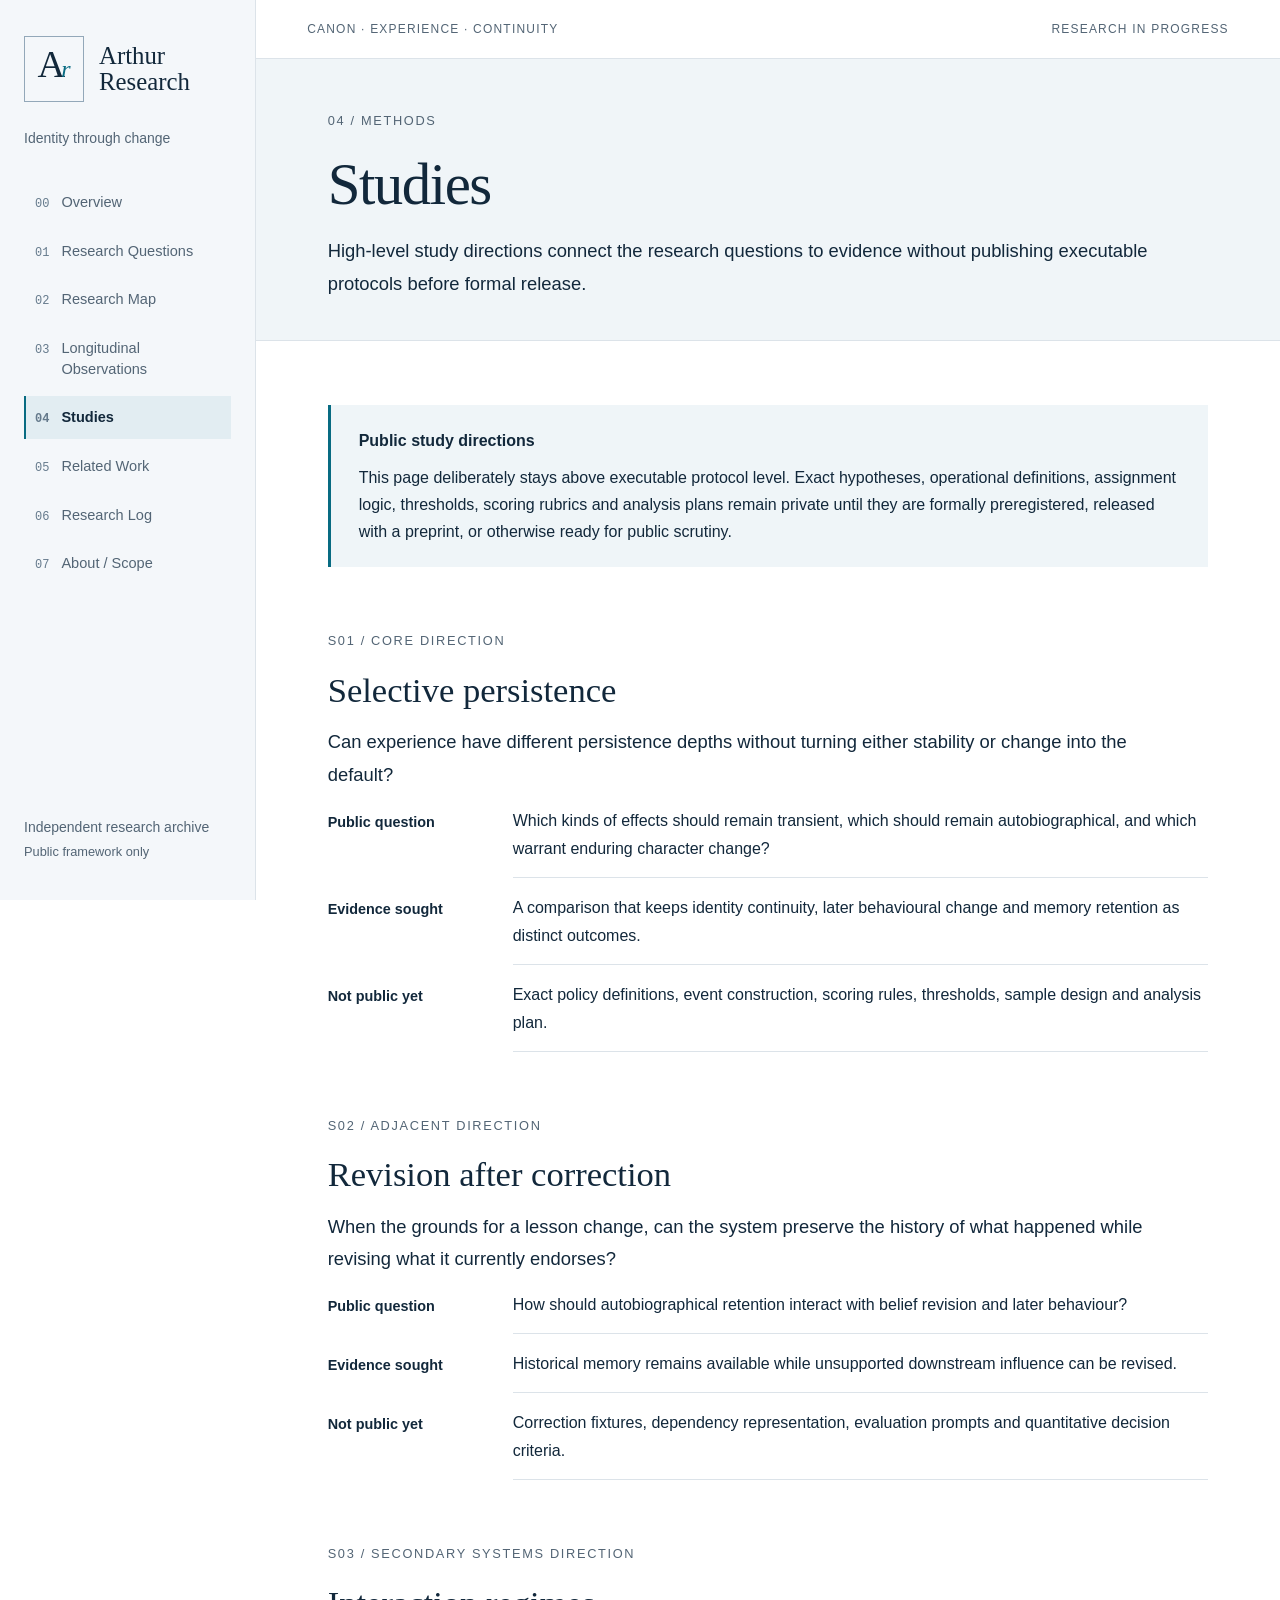
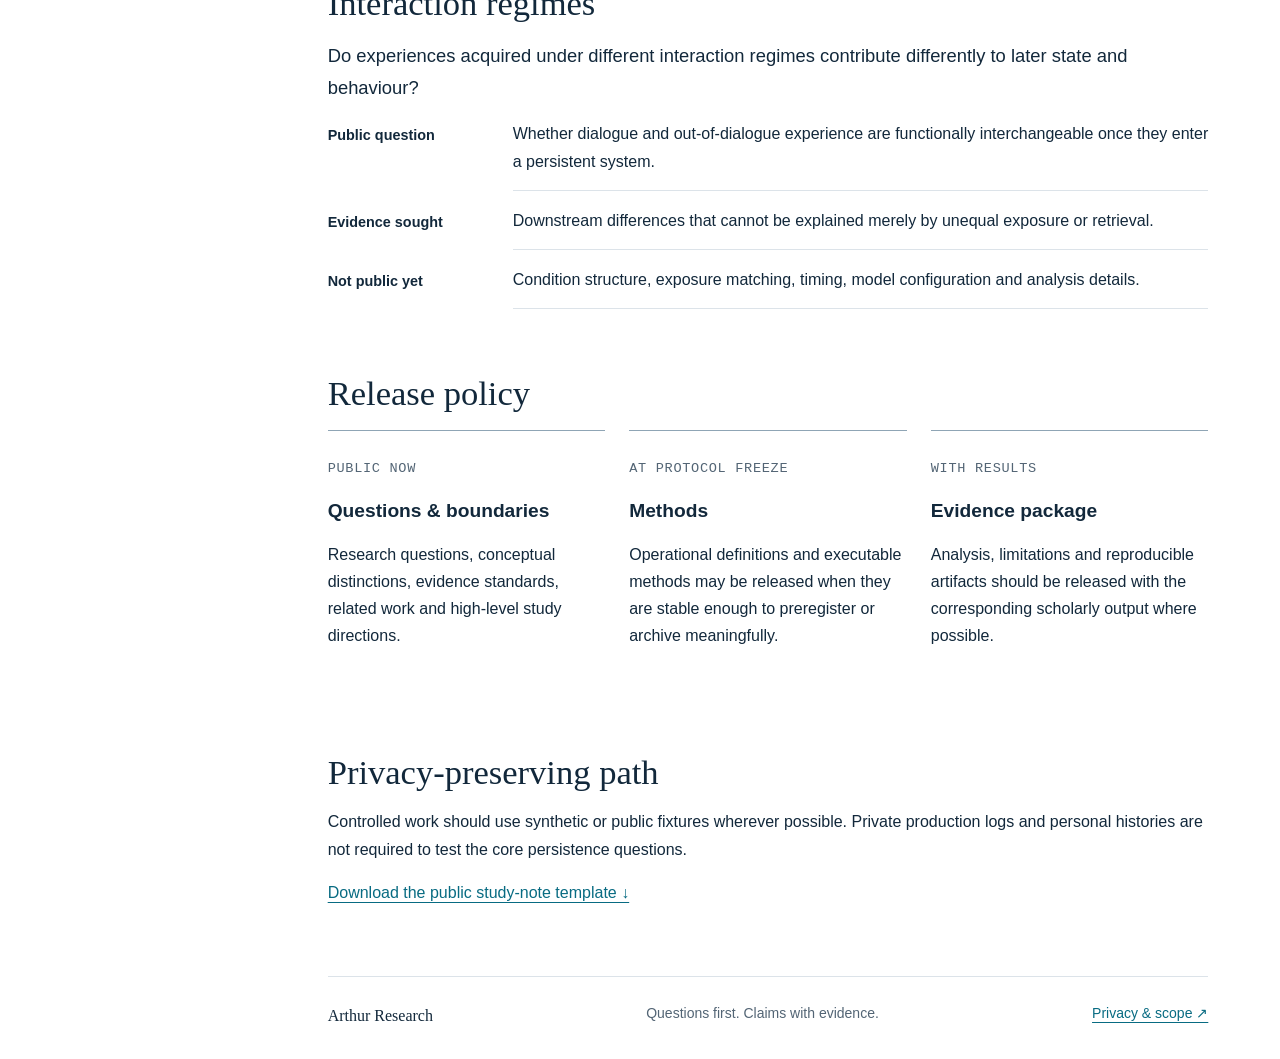
<file: studies.html>
<!DOCTYPE html>
<html lang="en"><head><meta charset="utf-8"/><meta content="width=device-width, initial-scale=1" name="viewport"/><title>Studies · Arthur Research</title><meta content="Studies — public research directions for selective persistence and character continuity." name="description"/><meta content="#12283b" name="theme-color"/><meta content="Studies · Arthur Research" property="og:title"/><meta content="Studies — public research directions for selective persistence and character continuity." property="og:description"/><meta content="website" property="og:type"/><link href="assets/favicon.svg" rel="icon" type="image/svg+xml"/><link href="assets/style.css" rel="stylesheet"/><link href="https://research.arthur-k.uk/studies.html" rel="canonical"/><meta content="https://research.arthur-k.uk/studies.html" property="og:url"/></head>
<body><a class="skip" href="#main">Skip to content</a><aside class="sidebar"><a class="brand" href="index.html"><span aria-hidden="true" class="monogram">A<span>r</span></span><span>Arthur<br/><b>Research</b></span></a><p class="sidebar-kicker">Identity through change</p><nav aria-label="Main navigation"><a href="index.html"><span>00</span>Overview</a><a href="questions.html"><span>01</span>Research Questions</a><a href="map.html"><span>02</span>Research Map</a><a href="observations.html"><span>03</span>Longitudinal Observations</a><a aria-current="page" href="studies.html"><span>04</span>Studies</a><a href="related-work.html"><span>05</span>Related Work</a><a href="log.html"><span>06</span>Research Log</a><a href="about.html"><span>07</span>About / Scope</a></nav><div class="sidebar-foot">Independent research archive<br/><span>Public framework only</span></div></aside><div class="workspace"><div class="topline"><span>CANON · EXPERIENCE · CONTINUITY</span><span>RESEARCH IN PROGRESS</span></div><main id="main"><header class="page-head"><p class="eyebrow">04 / Methods</p><h1>Studies</h1><p class="intro">High-level study directions connect the research questions to evidence without publishing executable protocols before formal release.</p></header>
<aside class="note"><strong>Public study directions</strong><p>This page deliberately stays above executable protocol level. Exact hypotheses, operational definitions, assignment logic, thresholds, scoring rubrics and analysis plans remain private until they are formally preregistered, released with a preprint, or otherwise ready for public scrutiny.</p></aside>
<section id="s01"><p class="eyebrow">S01 / Core direction</p><h2>Selective persistence</h2><p class="intro">Can experience have different persistence depths without turning either stability or change into the default?</p><dl><dt>Public question</dt><dd>Which kinds of effects should remain transient, which should remain autobiographical, and which warrant enduring character change?</dd><dt>Evidence sought</dt><dd>A comparison that keeps identity continuity, later behavioural change and memory retention as distinct outcomes.</dd><dt>Not public yet</dt><dd>Exact policy definitions, event construction, scoring rules, thresholds, sample design and analysis plan.</dd></dl></section>
<section id="s02"><p class="eyebrow">S02 / Adjacent direction</p><h2>Revision after correction</h2><p class="intro">When the grounds for a lesson change, can the system preserve the history of what happened while revising what it currently endorses?</p><dl><dt>Public question</dt><dd>How should autobiographical retention interact with belief revision and later behaviour?</dd><dt>Evidence sought</dt><dd>Historical memory remains available while unsupported downstream influence can be revised.</dd><dt>Not public yet</dt><dd>Correction fixtures, dependency representation, evaluation prompts and quantitative decision criteria.</dd></dl></section>
<section id="s03"><p class="eyebrow">S03 / Secondary systems direction</p><h2>Interaction regimes</h2><p class="intro">Do experiences acquired under different interaction regimes contribute differently to later state and behaviour?</p><dl><dt>Public question</dt><dd>Whether dialogue and out-of-dialogue experience are functionally interchangeable once they enter a persistent system.</dd><dt>Evidence sought</dt><dd>Downstream differences that cannot be explained merely by unequal exposure or retrieval.</dd><dt>Not public yet</dt><dd>Condition structure, exposure matching, timing, model configuration and analysis details.</dd></dl></section>
<section id="release-policy"><h2>Release policy</h2><div class="three-col"><article class="card"><span class="label">Public now</span><h3>Questions &amp; boundaries</h3><p>Research questions, conceptual distinctions, evidence standards, related work and high-level study directions.</p></article><article class="card"><span class="label">At protocol freeze</span><h3>Methods</h3><p>Operational definitions and executable methods may be released when they are stable enough to preregister or archive meaningfully.</p></article><article class="card"><span class="label">With results</span><h3>Evidence package</h3><p>Analysis, limitations and reproducible artifacts should be released with the corresponding scholarly output where possible.</p></article></div></section>
<section><h2>Privacy-preserving path</h2><p>Controlled work should use synthetic or public fixtures wherever possible. Private production logs and personal histories are not required to test the core persistence questions.</p><a download="" href="templates/study.md">Download the public study-note template ↓</a></section>
</main><footer><a href="index.html">Arthur Research</a><span>Questions first. Claims with evidence.</span><a href="about.html#privacy">Privacy &amp; scope ↗</a></footer></div></body></html>
</file>
<file: assets/style.css>
:root{--ink:#12283b;--muted:#536575;--line:#dce3e9;--paper:#fff;--accent:#086b82;--cyan:#97dce7;--sidebar:256px}*{box-sizing:border-box}html{scroll-behavior:smooth;scroll-padding-top:2rem}body{margin:0;background:var(--paper);color:var(--ink);font-family:Arial,Helvetica,sans-serif;font-size:16px;line-height:1.7}a{color:var(--accent);text-underline-offset:4px}a:hover{text-decoration-thickness:2px}a:focus-visible{outline:3px solid #bd561d;outline-offset:5px}p{margin:.6rem 0 1rem}h1,h2,h3{line-height:1.18;font-weight:400;margin:0 0 1rem}h1,h2{font-family:Georgia,'Times New Roman',serif}h2{font-size:clamp(1.8rem,2.7vw,2.6rem);max-width:850px}h3{font-size:1.2rem;font-weight:600;line-height:1.4}strong{font-weight:600}.skip{position:fixed;left:1rem;top:-100px;z-index:100;background:white;padding:1rem}.skip:focus{top:1rem}.sidebar{position:fixed;inset:0 auto 0 0;width:var(--sidebar);background:#f4f7fa;border-right:1px solid var(--line);padding:36px 24px;display:flex;flex-direction:column;overflow-y:auto}.brand{display:flex;gap:15px;align-items:center;color:var(--ink);font-family:Georgia,serif;font-size:1.55rem;line-height:1.05;text-decoration:none}.brand b{font-weight:400}.monogram{font-size:2.4rem;display:flex;align-items:baseline;border:1px solid #93a8b9;width:60px;height:66px;justify-content:center;padding-top:7px}.monogram span{font-style:italic;color:var(--accent);font-size:1.5rem;margin-left:-4px}.sidebar-kicker{font-size:.875rem;color:var(--muted);margin:25px 0 30px}.sidebar nav{display:flex;flex-direction:column;gap:6px}.sidebar nav a{font-size:.91rem;line-height:1.4;text-decoration:none;color:var(--muted);padding:11px 9px;display:flex;gap:12px;align-items:baseline;border-left:2px solid transparent}.sidebar nav a span{font-size:.75rem;font-family:monospace;color:#657a8c}.sidebar nav a:hover{background:#e5edf2;color:var(--ink)}.sidebar nav a[aria-current]{background:#e2edf2;color:var(--ink);border-left-color:var(--accent);font-weight:600}.sidebar-foot{margin-top:auto;padding-top:40px;color:var(--muted);font-size:.875rem}.sidebar-foot span{font-size:.8rem}.workspace{margin-left:var(--sidebar)}.topline{display:flex;justify-content:space-between;gap:16px;padding:19px 5%;font-size:.75rem;letter-spacing:.1em;border-bottom:1px solid var(--line);color:var(--muted)}main{max-width:1450px;margin:auto}main>section,main>.note,main>.map-grid,main>.log-entry,main>blockquote{margin:64px 7%}section{scroll-margin-top:2rem}.hero{background:var(--ink);color:white;padding:46px 7% 52px}.eyebrow{font-size:.8rem;text-transform:uppercase;letter-spacing:.13em;line-height:1.6;color:var(--muted);margin:0 0 18px}.hero .eyebrow{color:var(--cyan)}.hero h1{font-size:clamp(2.2rem,3.85vw,4.25rem);letter-spacing:-.035em;line-height:1.13;max-width:1050px;margin-bottom:25px}.hero-sub{color:#c7d9e5;font-size:1.1rem}.hero-links{display:flex;gap:28px;align-items:center;flex-wrap:wrap;margin-top:30px}.hero-links a{color:white;font-size:.93rem}.hero-links .button{background:var(--cyan);color:var(--ink);text-decoration:none;padding:12px 19px}.button span{margin-left:16px}.overview-strip{background:#e7f1f5;display:flex;justify-content:space-between;gap:15px;padding:15px 7%;font-size:.8rem;color:#2c5366}.overview-strip>span:first-child{letter-spacing:.08em}.intro{font-size:1.15rem;line-height:1.75;max-width:850px}.layers{display:grid;grid-template-columns:repeat(3,minmax(0,1fr));margin-top:30px;background:var(--ink);color:white}.layers article{padding:28px 25px;border-top:4px solid #97dce7}.layers article:nth-child(2){border-color:#f0c46d;border-left:1px solid #385065}.layers article:nth-child(3){border-color:#efa08a;border-left:1px solid #385065}.layers h3{margin-top:18px}.layers p{color:#d0dfe8;font-size:1rem}.layers .number{color:var(--cyan)}.layers article:nth-child(2) .number{color:#f0c46d}.layers article:nth-child(3) .number{color:#efa08a}.layer-question{font-size:.9rem;display:block;border-top:1px solid #385065;padding-top:20px;margin-top:25px}.caption{font-size:.875rem;color:var(--muted);margin-top:16px}.two-col,.three-col,.map-grid{display:grid;gap:24px}.two-col,.map-grid{grid-template-columns:repeat(2,minmax(0,1fr))}.three-col{grid-template-columns:repeat(3,minmax(0,1fr))}.failure{padding:26px;background:#f4f7fa;border-top:2px solid #7a94a7}.failure h3{margin-top:12px}.label,.number{font-family:monospace;font-size:.85rem;color:var(--muted)}.label{text-transform:uppercase;letter-spacing:.05em}.card{border-top:1px solid #8fa5b5;padding:22px 0}.card h3{margin-top:18px}.card a{font-size:.9rem}.note{border-left:3px solid var(--accent);background:#eff5f8;padding:22px 28px}.note p:last-child{margin-bottom:0}.page-head{padding:52px 7% 40px;background:#f0f5f8;border-bottom:1px solid var(--line)}.page-head h1{font-size:clamp(2.5rem,4.6vw,4.5rem);letter-spacing:-.025em}.page-head .intro{margin:0}blockquote{font-family:Georgia,serif;font-size:clamp(1.45rem,2.3vw,2.1rem);line-height:1.45;border-left:3px solid #92c7d3;padding-left:26px}section blockquote{margin:25px 0}dl{display:grid;grid-template-columns:160px 1fr;gap:16px 25px;line-height:1.75}dt{font-weight:600;font-size:.9rem;padding-top:3px}dd{margin:0;padding-bottom:14px;border-bottom:1px solid var(--line)}.process{display:flex;flex-wrap:wrap;list-style:none;padding:0;margin:30px 0;gap:10px}.process li{padding:12px 16px;background:#e7f1f5;font-size:.95rem}.process li:not(:last-child)::after{content:' →';margin-left:12px;color:var(--accent)}.reference{padding:25px 0;border-bottom:1px solid var(--line)}.reference h3{font-family:Georgia,serif;font-size:1.45rem;font-weight:400;max-width:820px}.reference .eyebrow{margin-bottom:10px}.reference p{max-width:850px}.log-entry{display:grid;grid-template-columns:145px 1fr;gap:30px}.log-entry time{font-family:monospace;color:var(--muted);font-size:.85rem;border-top:2px solid var(--accent);padding-top:18px}.log-entry h2{margin-top:18px}li{margin-bottom:10px}.table-wrap{overflow:auto}table{width:100%;border-collapse:collapse;text-align:left;line-height:1.6}th,td{vertical-align:top;padding:18px 16px;border-bottom:1px solid var(--line)}thead{background:#e7f1f5}th{font-weight:600}tbody th{min-width:150px}footer{display:flex;flex-wrap:wrap;justify-content:space-between;gap:15px;margin:70px 7% 0;padding:25px 0 30px;border-top:1px solid var(--line);font-size:.875rem;color:var(--muted)}footer>a:first-child{font-family:Georgia,serif;color:var(--ink);text-decoration:none;font-size:1rem}
@media(min-width:1600px){:root{--sidebar:285px}.sidebar{padding:45px 30px}.hero{padding-top:60px;padding-bottom:60px}}
@media(max-width:1100px){:root{--sidebar:225px}.sidebar{padding:28px 18px}.three-col{grid-template-columns:1fr}.layers{grid-template-columns:1fr}.layers article:nth-child(n){border-left:none}.layers article{padding:23px}.layer-question{margin-top:15px;padding-top:12px}.hero h1{font-size:2.85rem}.topline{font-size:.7rem}.topline span:last-child{display:none}}
@media(max-width:760px){.sidebar{position:static;width:auto;padding:22px 6%;border-right:0}.brand{font-size:1.35rem}.monogram{height:49px;width:47px;font-size:1.8rem;padding-top:3px}.sidebar-kicker{margin:15px 0}.sidebar nav{display:grid;grid-template-columns:repeat(2,minmax(0,1fr));gap:3px}.sidebar nav a{padding:10px 8px;font-size:.875rem;gap:8px}.sidebar-foot{display:none}.workspace{margin-left:0}.topline{padding:14px 6%}.hero{padding:33px 6% 38px}.hero h1{font-size:clamp(2rem,6.8vw,3rem);line-height:1.17}.hero-links{gap:20px}.overview-strip{flex-direction:column;gap:5px;padding:16px 6%}main>section,main>.note,main>.map-grid,main>.log-entry,main>blockquote{margin:40px 6%}.two-col,.map-grid{grid-template-columns:1fr}.page-head{padding:36px 6% 30px}.page-head h1{font-size:2.65rem;overflow-wrap:break-word}dl{grid-template-columns:1fr;gap:5px}dd{margin-bottom:14px}.log-entry{grid-template-columns:1fr;gap:18px}.note{padding:20px}footer{margin:45px 6% 0;flex-direction:column}.intro{font-size:1.08rem}.reference h3{font-size:1.3rem}th,td{padding:12px}h2{font-size:1.9rem}}
@media(prefers-reduced-motion:reduce){html{scroll-behavior:auto}}
@media print{.sidebar,.topline,.hero-links,footer,.skip{display:none}.workspace{margin:0}.hero,.layers{background:white;color:black}.hero .eyebrow,.hero-sub,.layers p,.layers .number{color:#333}.hero h1{font-size:28pt}main>section,main>.note,main>.map-grid,main>.log-entry,main>blockquote{margin:25px 0}.page-head{padding:20px 0}a{color:inherit}.layers{display:block}article{break-inside:avoid}}

/* Related-work constellation */
.foreground-grid{display:grid;grid-template-columns:repeat(2,minmax(0,1fr));gap:24px;margin-top:30px}.foreground-reference{border:1px solid var(--line);border-top:3px solid var(--accent);padding:24px;background:#fbfdfe}.foreground-reference h3{margin-top:0}.axis-row{display:flex;flex-wrap:wrap;gap:7px;margin-top:15px}.axis-chip{display:inline-flex;padding:3px 7px;border:1px solid #b9c8d2;border-radius:999px;font:700 .72rem/1.4 monospace;letter-spacing:.03em;color:#365568;background:#f7fafb}.atlas-controls{display:grid;grid-template-columns:minmax(220px,1.2fr) repeat(2,minmax(170px,.7fr)) auto;gap:12px;align-items:end;margin:28px 0 18px}.atlas-controls label{display:grid;gap:6px;font-size:.78rem;text-transform:uppercase;letter-spacing:.08em;color:var(--muted)}.atlas-controls input,.atlas-controls select{width:100%;padding:11px 12px;border:1px solid #b7c6d0;background:white;color:var(--ink);font:inherit}.secondary-button{padding:11px 16px;border:1px solid #8fa5b5;background:#f4f7fa;color:var(--ink);cursor:pointer}.secondary-button:hover{background:#e7f1f5}.axis-filter-grid{display:grid;grid-template-columns:repeat(6,minmax(0,1fr));gap:7px;margin:0 0 20px}.axis-filter{display:flex;align-items:baseline;gap:7px;padding:8px 9px;border:1px solid var(--line);background:white;color:var(--muted);cursor:pointer;text-align:left}.axis-filter strong{font:700 .72rem monospace;color:var(--ink)}.axis-filter span{font-size:.73rem}.axis-filter.active{background:#dcecf1;border-color:#6ba9b8;color:var(--ink)}.constellation-layout{display:grid;grid-template-columns:minmax(0,1.65fr) minmax(280px,.7fr);gap:20px;align-items:start}.constellation-panel{border:1px solid var(--line);background:radial-gradient(circle at center,#152e43 0,#102639 38%,#0c1c2a 100%);min-width:0}.constellation-meta{display:flex;justify-content:space-between;gap:12px;padding:12px 15px;border-bottom:1px solid rgba(255,255,255,.12);color:#c5d7e1;font-size:.78rem}.constellation-panel svg{display:block;width:100%;height:auto;aspect-ratio:1/1;overflow:visible}.orbit{fill:none;stroke:rgba(187,220,232,.11);stroke-width:1}.orbit-foreground{stroke:rgba(151,220,231,.35)}.orbit-label{fill:rgba(205,229,238,.45);font:10px monospace;letter-spacing:.16em}.cluster-ray{stroke:rgba(196,220,230,.08);stroke-width:1}.cluster-label{font:600 11px Arial,sans-serif;fill:#b9ccd8}.core-star circle{fill:#d9f3f6;stroke:#fff;stroke-width:1.2}.core-star text{fill:#12283b;font:700 10px Arial,sans-serif;letter-spacing:.11em}.star-link{stroke:rgba(201,225,234,.12);stroke-width:1}.star-node{cursor:pointer}.star-halo{fill:transparent}.star-dot{fill:#cddce5;stroke:#fff;stroke-width:.6}.star-label{display:none;fill:#edf7fa;font:10px Arial,sans-serif;paint-order:stroke;stroke:#0c1c2a;stroke-width:3px;stroke-linejoin:round}.star-node:hover .star-label,.star-node:focus .star-label,.star-node.selected .star-label,.star-node.tier-foreground .star-label{display:block}.star-node:hover .star-halo,.star-node:focus .star-halo,.star-node.selected .star-halo{fill:rgba(255,255,255,.13)}.tier-foreground .star-dot{fill:#ffffff}.tier-closest .star-dot{fill:#c7edf2}.tier-adjacent .star-dot{fill:#d5d8ef}.tier-supporting .star-dot{fill:#e7d9b8}.tier-background .star-dot{fill:#8296a5;opacity:.8}.cluster-1 .star-dot,.cluster-swatch.cluster-1{fill:#8ee3ee}.cluster-2 .star-dot,.cluster-swatch.cluster-2{fill:#a8d79d}.cluster-3 .star-dot,.cluster-swatch.cluster-3{fill:#efaa96}.cluster-4 .star-dot,.cluster-swatch.cluster-4{fill:#c9b4ef}.cluster-5 .star-dot,.cluster-swatch.cluster-5{fill:#f0cd7b}.cluster-6 .star-dot,.cluster-swatch.cluster-6{fill:#9fbbe8}.cluster-7 .star-dot,.cluster-swatch.cluster-7{fill:#a5b1b8}.star-detail{position:sticky;top:22px;border:1px solid var(--line);border-top:3px solid var(--accent);padding:24px;background:#f7fafb;min-height:330px}.star-detail h3{font-family:Georgia,serif;font-size:1.55rem;font-weight:400}.star-detail .detail-title{font-family:Georgia,serif;font-size:1.05rem;line-height:1.45}.star-detail .muted,.muted{color:var(--muted)}.detail-link{display:inline-block;margin-top:18px}.cluster-summary{display:grid;grid-template-columns:repeat(4,minmax(0,1fr));gap:8px;margin-top:16px}.cluster-stat{display:grid;grid-template-columns:10px 32px 1fr;gap:8px;align-items:center;padding:9px 10px;background:#f4f7fa;font-size:.78rem}.cluster-swatch{width:8px;height:8px;border-radius:50%;background:#9fbbe8}.axis-definitions{grid-template-columns:95px 1fr}.territory-grid{display:grid;grid-template-columns:repeat(2,minmax(0,1fr));gap:14px}.territory{padding:20px 22px;background:#f7fafb;border-left:3px solid #9cb2c1}.territory h3{font-family:Georgia,serif;font-size:1.18rem;font-weight:400}.bibliography-list{border-top:1px solid var(--line)}.bib-item{display:grid;grid-template-columns:minmax(0,1.35fr) minmax(230px,.65fr);gap:24px;padding:20px 0;border-bottom:1px solid var(--line)}.bib-item h3{font-family:Georgia,serif;font-size:1.18rem;font-weight:400;margin:.2rem 0 .4rem}.bib-item p{margin:.2rem 0}.bib-source{color:var(--muted);font-size:.84rem}.cluster-label.cluster-1{fill:#8ee3ee}.cluster-label.cluster-2{fill:#a8d79d}.cluster-label.cluster-3{fill:#efaa96}.cluster-label.cluster-4{fill:#c9b4ef}.cluster-label.cluster-5{fill:#f0cd7b}.cluster-label.cluster-6{fill:#9fbbe8}.cluster-label.cluster-7{fill:#a5b1b8}
@media(max-width:1100px){.foreground-grid{grid-template-columns:1fr}.axis-filter-grid{grid-template-columns:repeat(3,minmax(0,1fr))}.constellation-layout{grid-template-columns:1fr}.star-detail{position:static;min-height:0}.cluster-summary{grid-template-columns:repeat(2,minmax(0,1fr))}}
@media(max-width:760px){.atlas-controls{grid-template-columns:1fr}.axis-filter-grid{grid-template-columns:repeat(2,minmax(0,1fr))}.axis-filter span{display:none}.cluster-summary{grid-template-columns:1fr}.territory-grid{grid-template-columns:1fr}.bib-item{grid-template-columns:1fr}.constellation-panel{margin-inline:-1.5%}.star-label{font-size:13px}.cluster-label{font-size:13px}.orbit-label{font-size:12px}}

/* Research-log evolution figure */
.log-figure{margin:48px 7%;border:1px solid var(--line);background:linear-gradient(180deg,#f8fbfc 0%,#eef5f7 100%);overflow:hidden}.log-figure-head{padding:26px 30px 8px}.log-figure-head h2{margin-top:5px}.log-evolution{display:block;width:100%;height:auto;min-height:270px}.log-path{fill:none;stroke:#7899aa;stroke-width:2.5}.log-evolution marker path{fill:#7899aa}.log-stage circle{stroke-width:2}.log-stage text{font:600 14px Arial,sans-serif;fill:#173248}.log-stage .log-v{font:700 11px monospace;letter-spacing:.12em;fill:#516d7d}.log-stage-1 circle{fill:#e1f1f4;stroke:#78b8c4}.log-stage-2 circle{fill:#f1e9dc;stroke:#c9a76d}.log-stage-3 circle{fill:#e8e7f3;stroke:#a49cc8}.log-stage-4 circle{fill:#e6f0e1;stroke:#8fb17f}.log-note-svg text{font:12px Arial,sans-serif;fill:#526b78}.log-figure figcaption{padding:15px 30px 24px;border-top:1px solid rgba(120,153,170,.28);color:var(--muted);font-size:.86rem;line-height:1.65}
@media(max-width:760px){.log-figure{margin:38px 6%}.log-figure-head{padding:22px 20px 5px}.log-evolution{min-width:760px;width:760px}.log-figure{overflow-x:auto}.log-figure figcaption{position:sticky;left:0;max-width:calc(100vw - 12%);background:#eef5f7;padding:14px 20px 20px}}
@media print{.log-figure{margin:25px 0}.log-evolution{min-width:0;width:100%}}
</file>
